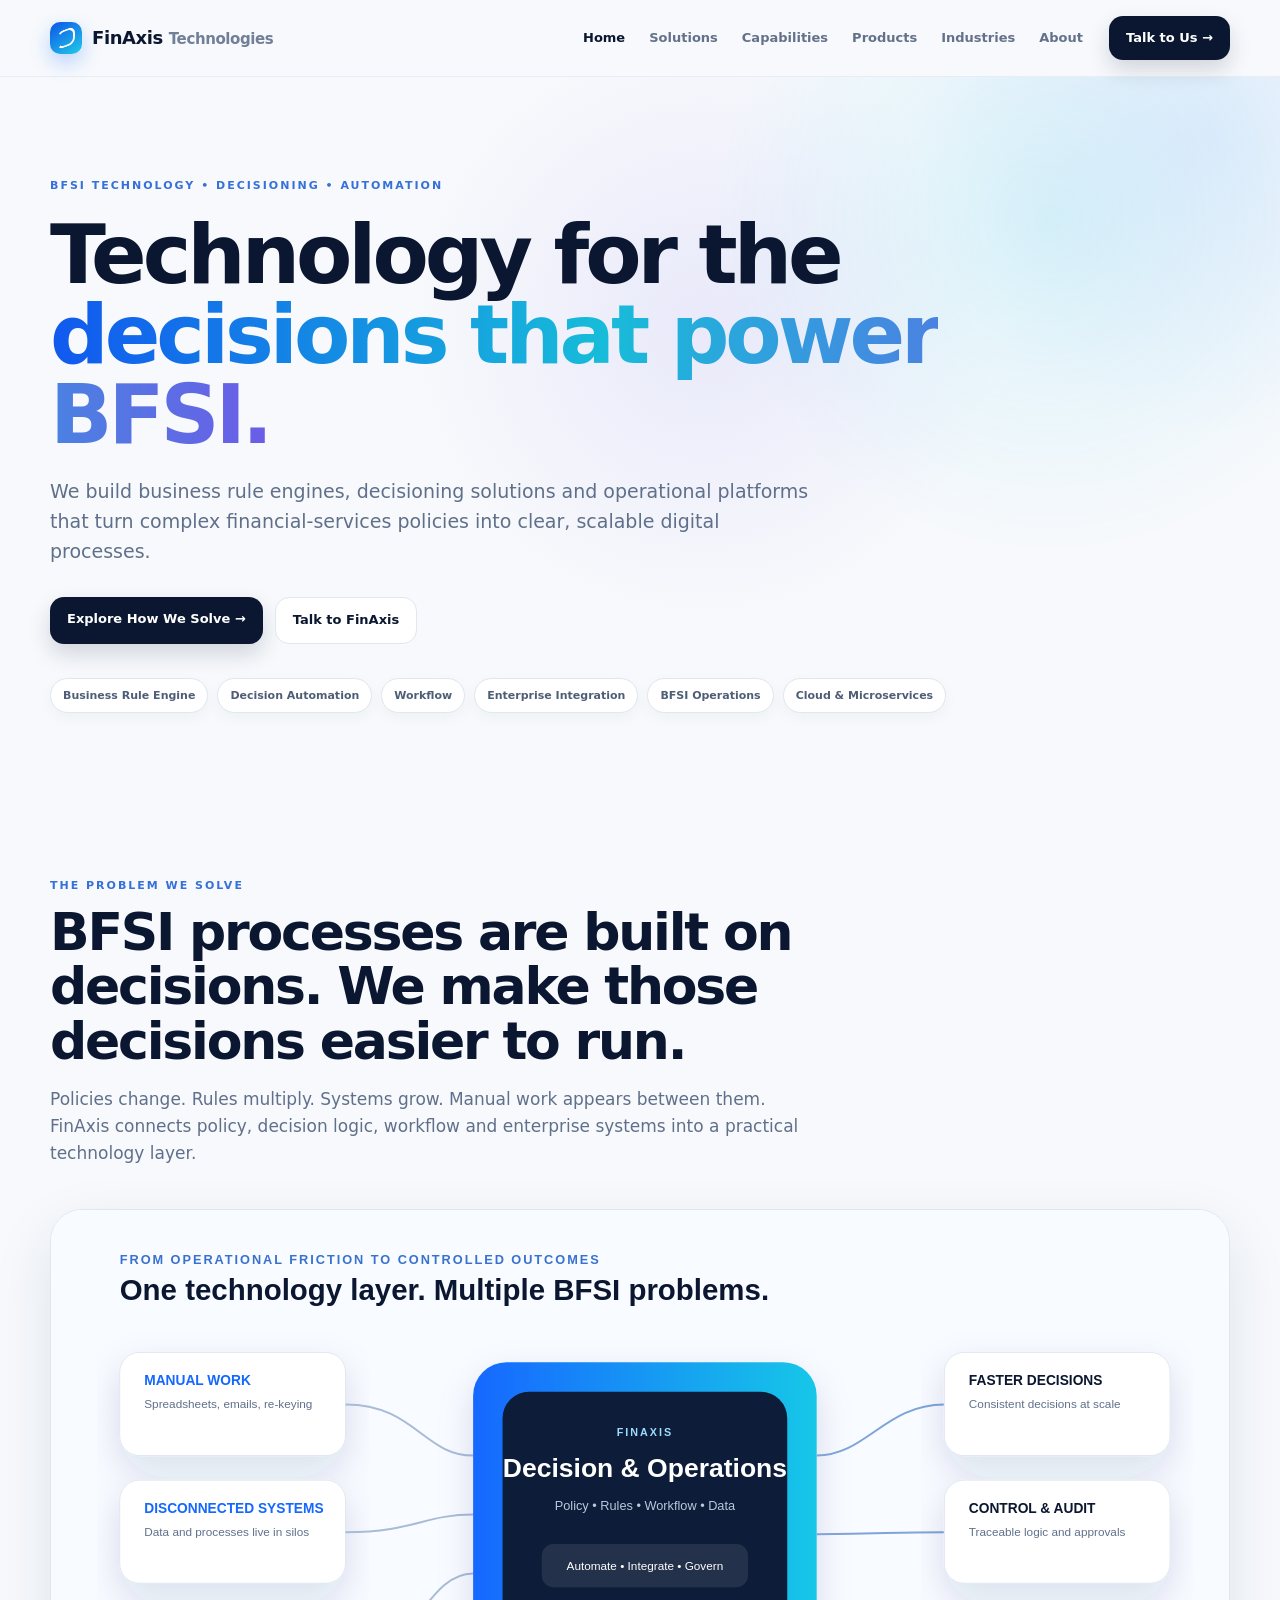
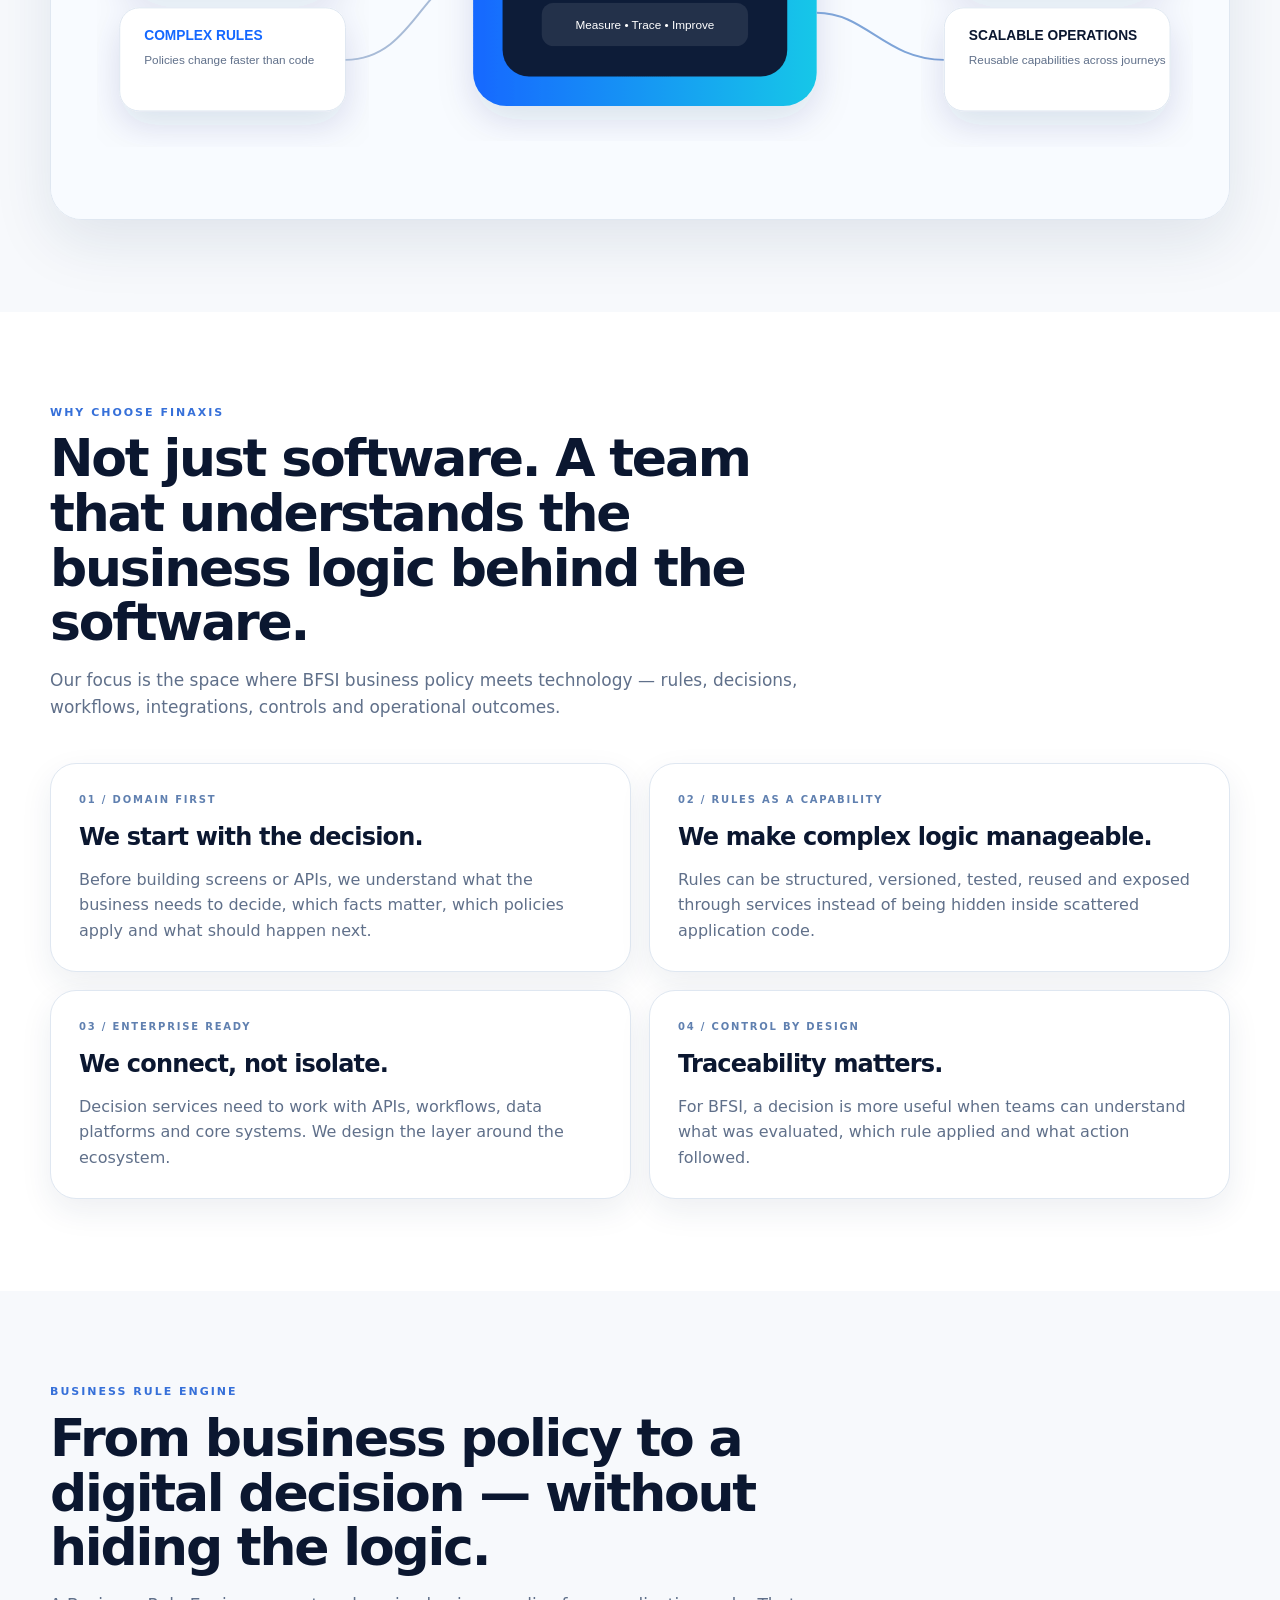
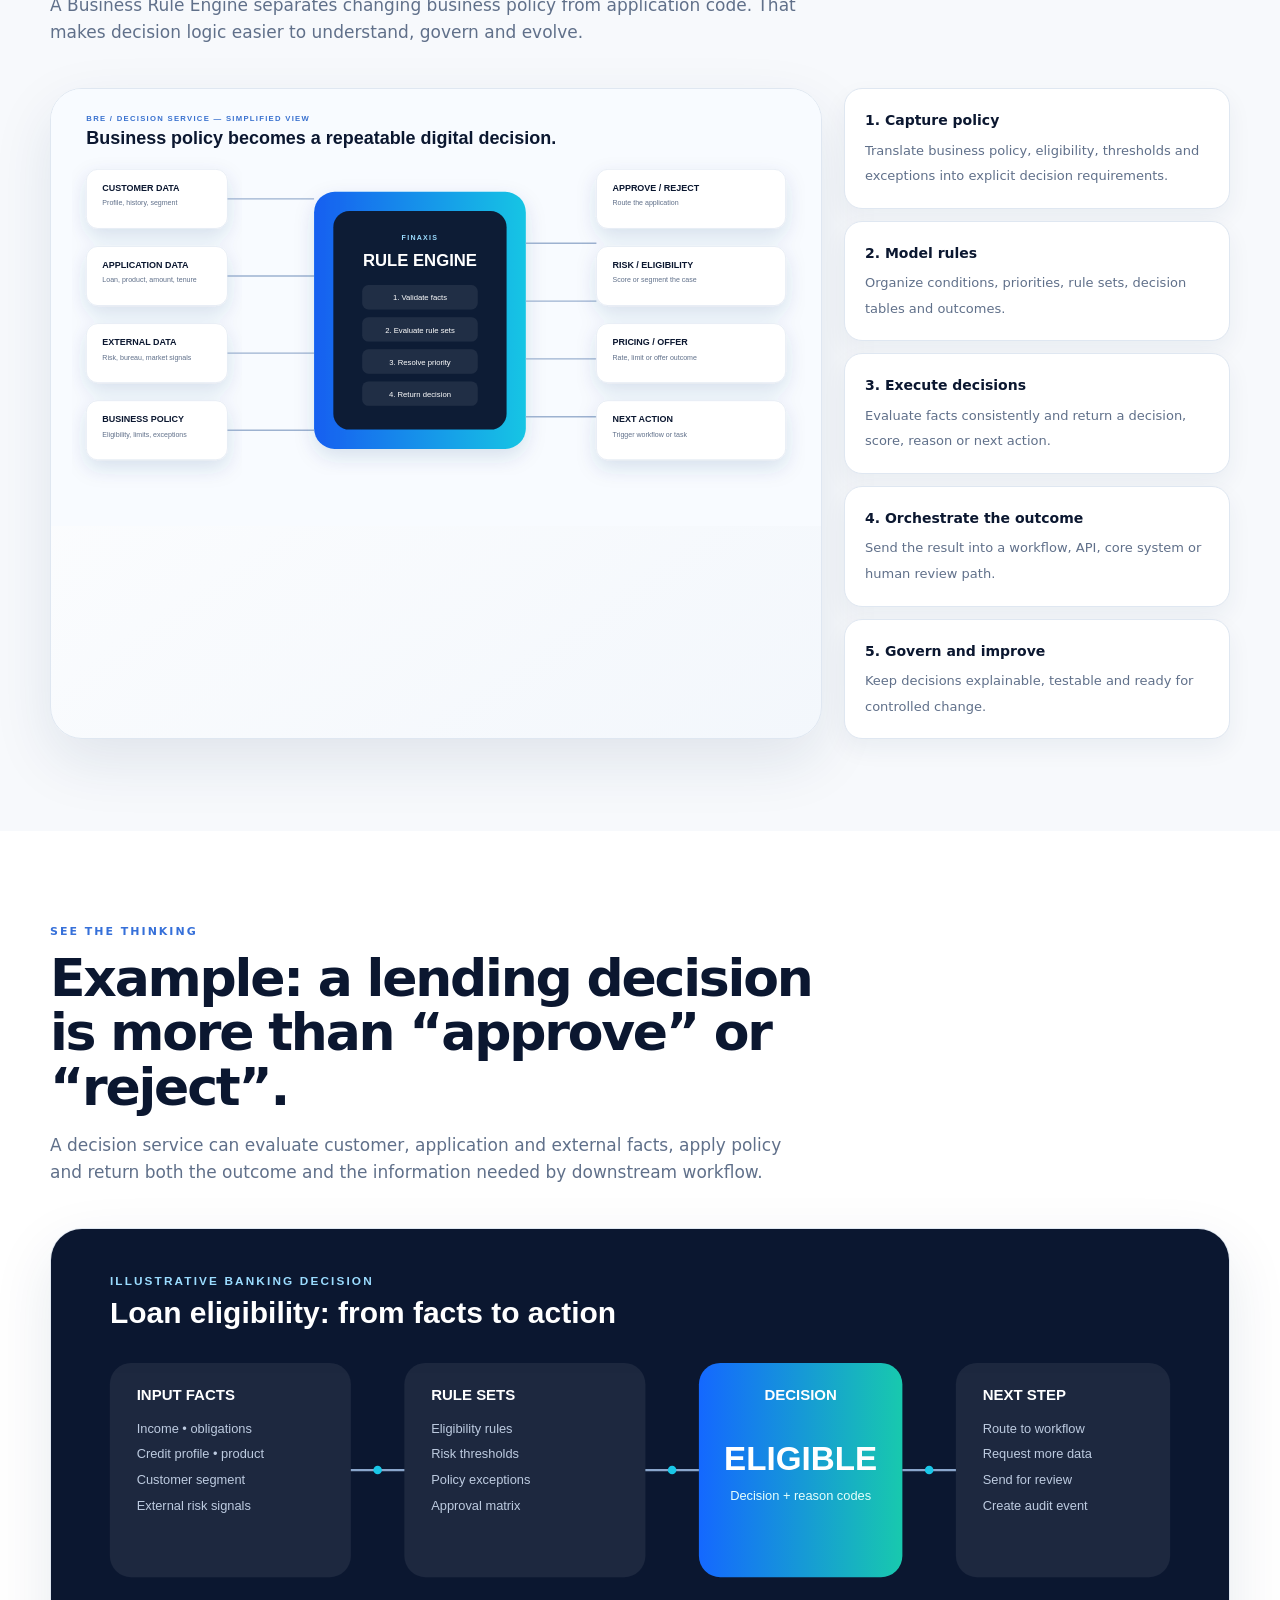
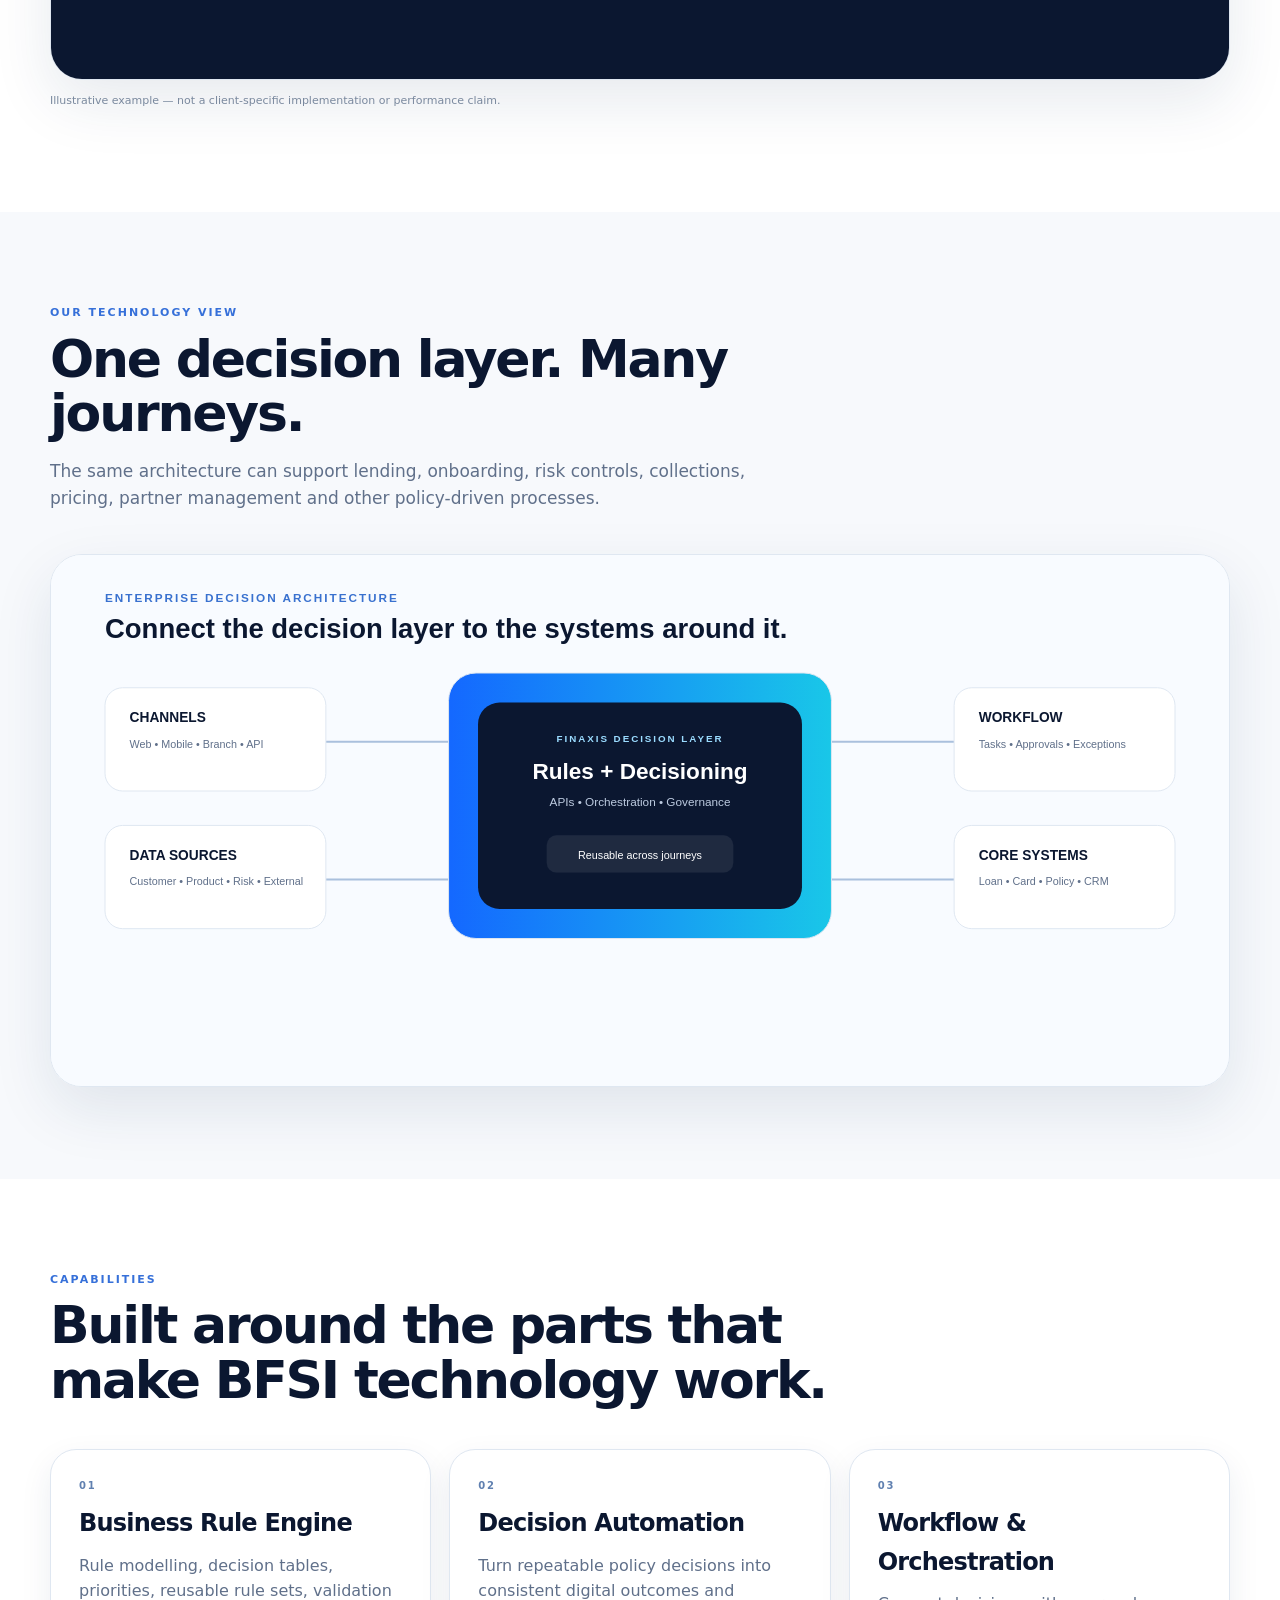
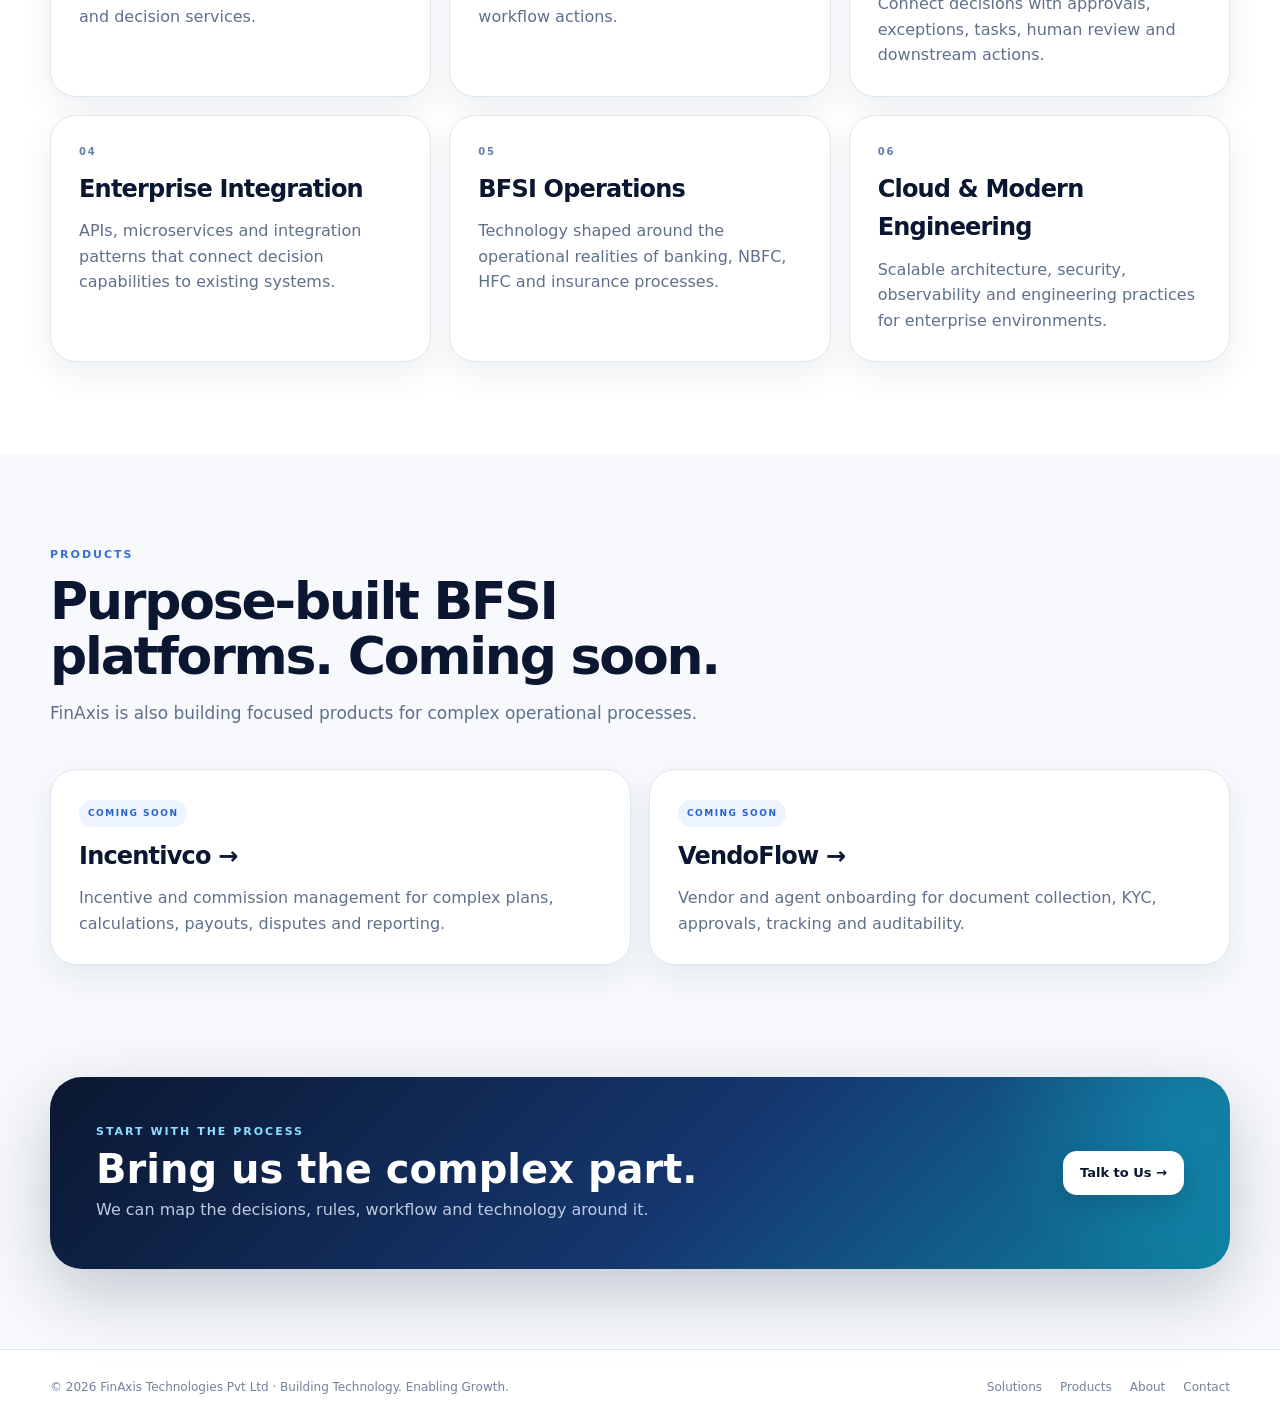
<file: index.html>
<!doctype html><html lang="en"><head><meta charset="utf-8"><meta name="viewport" content="width=device-width,initial-scale=1"><meta name="description" content="FinAxis Technologies builds BFSI decisioning, business rule engine, workflow and enterprise technology solutions."><title>FinAxis Technologies | BFSI Decisioning & Enterprise Technology</title><link rel="stylesheet" href="assets/css/style.css"></head><body>
<nav class="nav"><div class="wrap navin"><a class="logo" href="index.html"><span class="mark"></span><span>FinAxis <small>Technologies</small></span></a><div class="navlinks"><a class="active" href="index.html">Home</a><a href="solutions.html">Solutions</a><a href="capabilities.html">Capabilities</a><a href="products.html">Products</a><a href="industries.html">Industries</a><a href="about.html">About</a></div><a class="navbtn" href="contact.html">Talk to Us →</a><span class="mobile">☰</span></div></nav>
<header class="hero"><div class="wrap"><div class="eyebrow">BFSI TECHNOLOGY • DECISIONING • AUTOMATION</div><h1>Technology for the <span>decisions that power BFSI.</span></h1><p>We build business rule engines, decisioning solutions and operational platforms that turn complex financial-services policies into clear, scalable digital processes.</p><div class="actions"><a class="primary" href="solutions.html">Explore How We Solve →</a><a class="secondary" href="contact.html">Talk to FinAxis</a></div><div class="heroTags"><span>Business Rule Engine</span><span>Decision Automation</span><span>Workflow</span><span>Enterprise Integration</span><span>BFSI Operations</span><span>Cloud &amp; Microservices</span></div></div></header>
<section class="section"><div class="wrap"><div class="sectionhead"><div class="kicker">The problem we solve</div><h2>BFSI processes are built on decisions. We make those decisions easier to run.</h2><p class="lead">Policies change. Rules multiply. Systems grow. Manual work appears between them. FinAxis connects policy, decision logic, workflow and enterprise systems into a practical technology layer.</p></div><div class="visual"><img src="assets/images/problem-solution.svg" alt="FinAxis BFSI problem to solution architecture"></div></div></section>
<section class="section alt"><div class="wrap"><div class="sectionhead"><div class="kicker">Why choose FinAxis</div><h2>Not just software. A team that understands the business logic behind the software.</h2><p class="lead">Our focus is the space where BFSI business policy meets technology — rules, decisions, workflows, integrations, controls and operational outcomes.</p></div><div class="why"><div class="card"><div class="num">01 / DOMAIN FIRST</div><h3>We start with the decision.</h3><p>Before building screens or APIs, we understand what the business needs to decide, which facts matter, which policies apply and what should happen next.</p></div><div class="card"><div class="num">02 / RULES AS A CAPABILITY</div><h3>We make complex logic manageable.</h3><p>Rules can be structured, versioned, tested, reused and exposed through services instead of being hidden inside scattered application code.</p></div><div class="card"><div class="num">03 / ENTERPRISE READY</div><h3>We connect, not isolate.</h3><p>Decision services need to work with APIs, workflows, data platforms and core systems. We design the layer around the ecosystem.</p></div><div class="card"><div class="num">04 / CONTROL BY DESIGN</div><h3>Traceability matters.</h3><p>For BFSI, a decision is more useful when teams can understand what was evaluated, which rule applied and what action followed.</p></div></div></div></section>
<section class="section"><div class="wrap"><div class="sectionhead"><div class="kicker">Business Rule Engine</div><h2>From business policy to a digital decision — without hiding the logic.</h2><p class="lead">A Business Rule Engine separates changing business policy from application code. That makes decision logic easier to understand, govern and evolve.</p></div><div class="bre-grid"><div class="visual"><img src="assets/images/bre-workflow.svg" alt="Business Rule Engine workflow diagram"></div><div class="stack"><div class="mini"><b>1. Capture policy</b><span>Translate business policy, eligibility, thresholds and exceptions into explicit decision requirements.</span></div><div class="mini"><b>2. Model rules</b><span>Organize conditions, priorities, rule sets, decision tables and outcomes.</span></div><div class="mini"><b>3. Execute decisions</b><span>Evaluate facts consistently and return a decision, score, reason or next action.</span></div><div class="mini"><b>4. Orchestrate the outcome</b><span>Send the result into a workflow, API, core system or human review path.</span></div><div class="mini"><b>5. Govern and improve</b><span>Keep decisions explainable, testable and ready for controlled change.</span></div></div></div></div></section>
<section class="section alt"><div class="wrap"><div class="sectionhead"><div class="kicker">See the thinking</div><h2>Example: a lending decision is more than “approve” or “reject”.</h2><p class="lead">A decision service can evaluate customer, application and external facts, apply policy and return both the outcome and the information needed by downstream workflow.</p></div><div class="visual"><img src="assets/images/loan-decision.svg" alt="Illustrative banking loan decision workflow"></div><p class="tiny-source">Illustrative example — not a client-specific implementation or performance claim.</p></div></section>
<section class="section"><div class="wrap"><div class="sectionhead"><div class="kicker">Our technology view</div><h2>One decision layer. Many journeys.</h2><p class="lead">The same architecture can support lending, onboarding, risk controls, collections, pricing, partner management and other policy-driven processes.</p></div><div class="visual"><img src="assets/images/enterprise-architecture.svg" alt="Enterprise decision architecture connecting channels data workflow and core systems"></div></div></section>
<section class="section alt"><div class="wrap"><div class="sectionhead"><div class="kicker">Capabilities</div><h2>Built around the parts that make BFSI technology work.</h2></div><div class="grid3"><div class="card"><div class="num">01</div><h3>Business Rule Engine</h3><p>Rule modelling, decision tables, priorities, reusable rule sets, validation and decision services.</p></div><div class="card"><div class="num">02</div><h3>Decision Automation</h3><p>Turn repeatable policy decisions into consistent digital outcomes and workflow actions.</p></div><div class="card"><div class="num">03</div><h3>Workflow &amp; Orchestration</h3><p>Connect decisions with approvals, exceptions, tasks, human review and downstream actions.</p></div><div class="card"><div class="num">04</div><h3>Enterprise Integration</h3><p>APIs, microservices and integration patterns that connect decision capabilities to existing systems.</p></div><div class="card"><div class="num">05</div><h3>BFSI Operations</h3><p>Technology shaped around the operational realities of banking, NBFC, HFC and insurance processes.</p></div><div class="card"><div class="num">06</div><h3>Cloud &amp; Modern Engineering</h3><p>Scalable architecture, security, observability and engineering practices for enterprise environments.</p></div></div></div></section>
<section class="section"><div class="wrap"><div class="sectionhead"><div class="kicker">Products</div><h2>Purpose-built BFSI platforms. Coming soon.</h2><p class="lead">FinAxis is also building focused products for complex operational processes.</p></div><div class="grid2"><a class="card" href="products/incentivco.html"><span class="product-badge">COMING SOON</span><h3>Incentivco →</h3><p>Incentive and commission management for complex plans, calculations, payouts, disputes and reporting.</p></a><a class="card" href="products/vendoflow.html"><span class="product-badge">COMING SOON</span><h3>VendoFlow →</h3><p>Vendor and agent onboarding for document collection, KYC, approvals, tracking and auditability.</p></a></div></div></section>
<div class="wrap"><div class="cta"><div><div class="kicker" style="color:#8edcff">START WITH THE PROCESS</div><h2>Bring us the complex part.</h2><p>We can map the decisions, rules, workflow and technology around it.</p></div><a class="primary" href="contact.html">Talk to Us →</a></div></div>
<footer><div class="wrap footerin"><div>© <span data-year>2026</span> FinAxis Technologies Pvt Ltd · Building Technology. Enabling Growth.</div><div class="footerlinks"><a href="solutions.html">Solutions</a><a href="products.html">Products</a><a href="about.html">About</a><a href="contact.html">Contact</a></div></div></footer><script src="assets/js/main.js"></script></body></html>
</file>
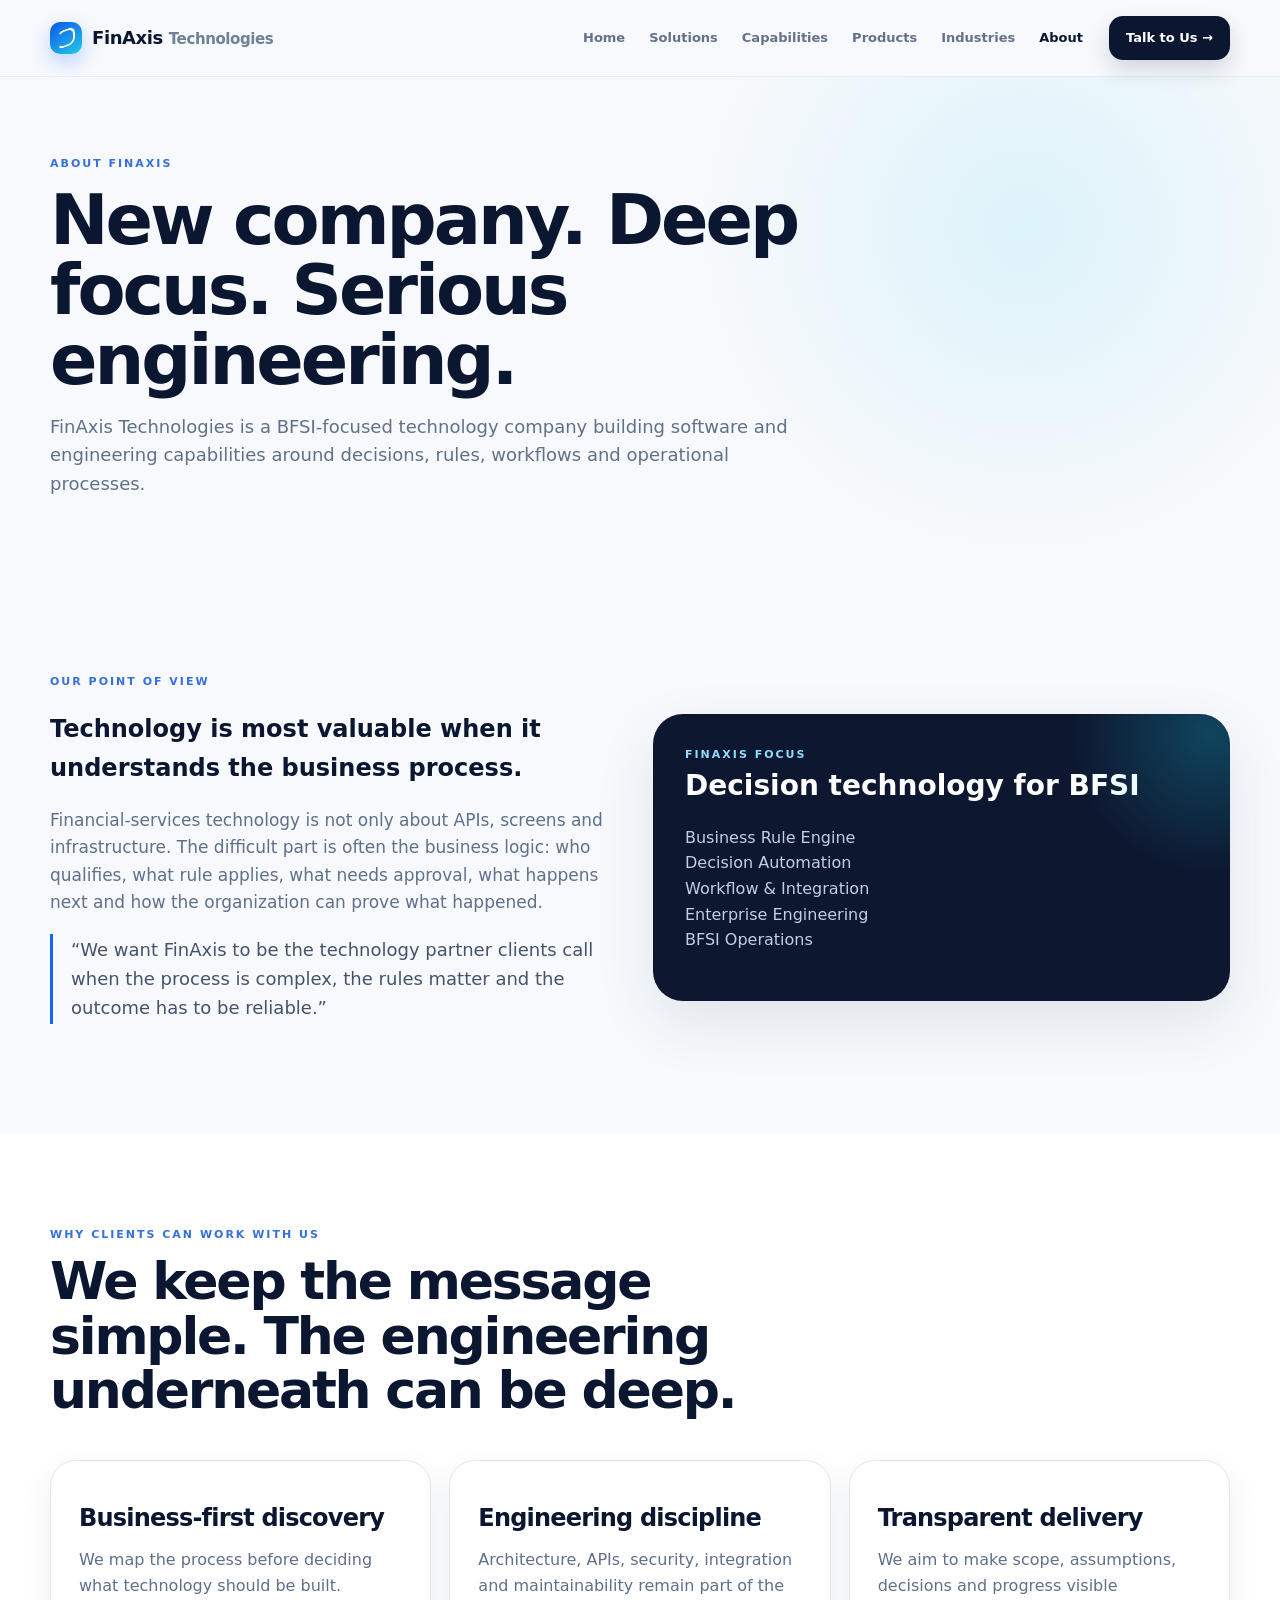
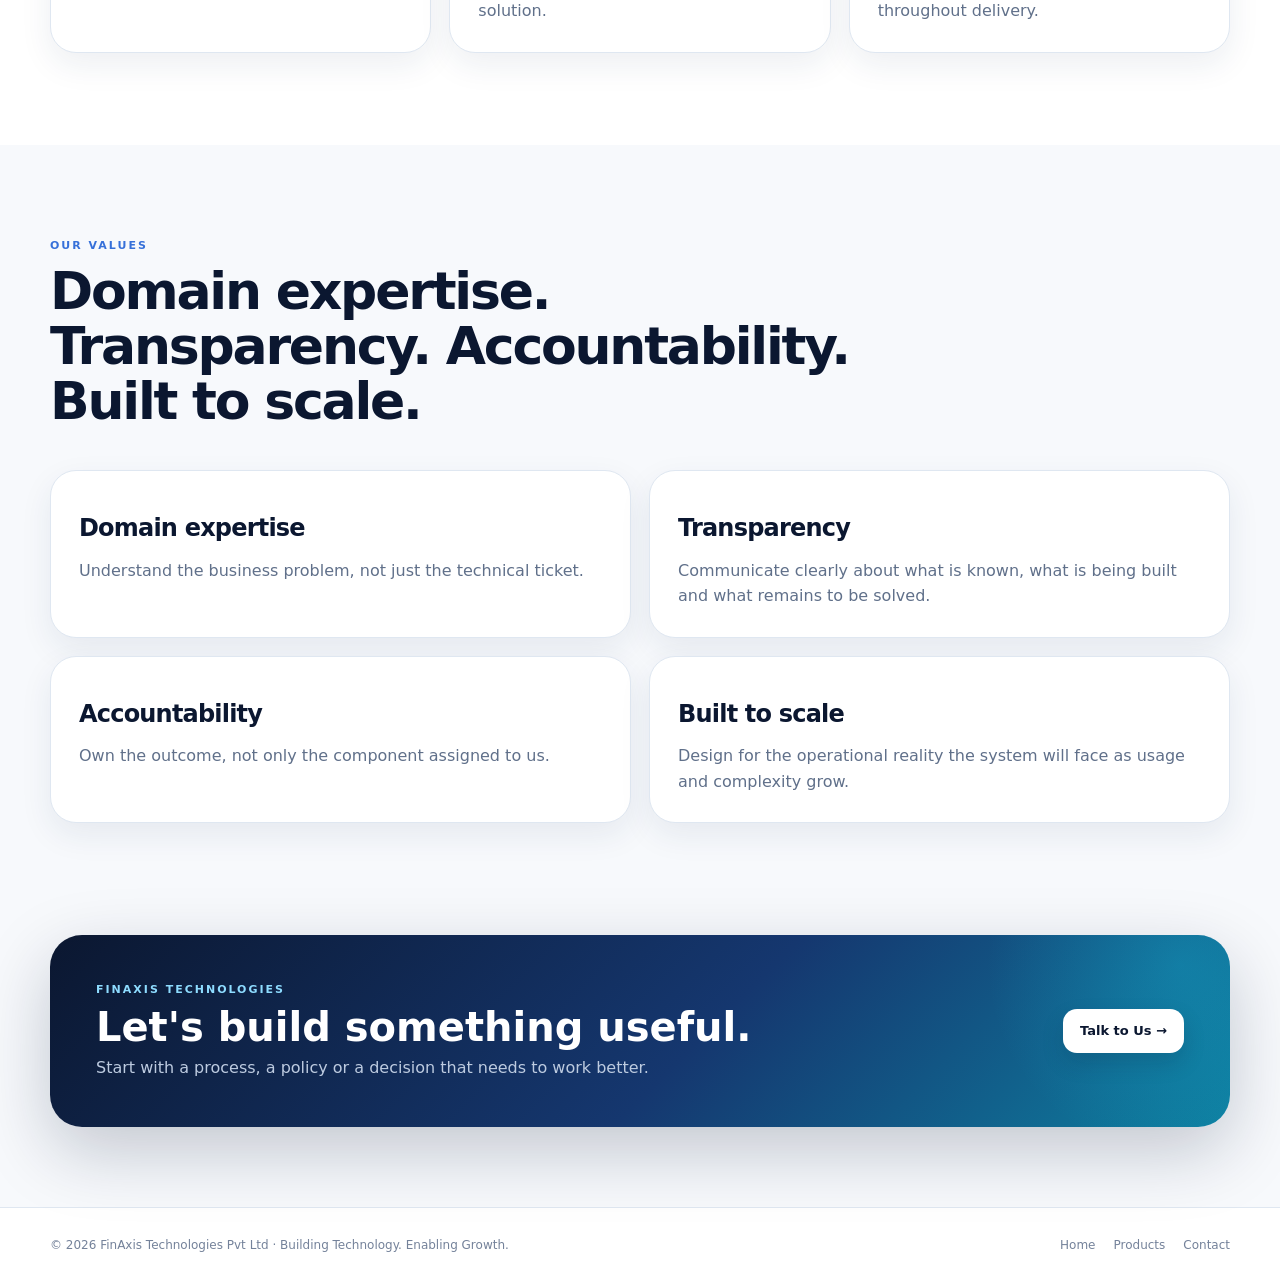
<file: about.html>
<!doctype html><html lang="en"><head><meta charset="utf-8"><meta name="viewport" content="width=device-width,initial-scale=1"><title>About | FinAxis Technologies</title><link rel="stylesheet" href="assets/css/style.css"></head><body>
<nav class="nav"><div class="wrap navin"><a class="logo" href="index.html"><span class="mark"></span><span>FinAxis <small>Technologies</small></span></a><div class="navlinks"><a href="index.html">Home</a><a href="solutions.html">Solutions</a><a href="capabilities.html">Capabilities</a><a href="products.html">Products</a><a href="industries.html">Industries</a><a class="active" href="about.html">About</a></div><a class="navbtn" href="contact.html">Talk to Us →</a><span class="mobile">☰</span></div></nav>
<header class="pagehero"><div class="wrap"><div class="eyebrow">ABOUT FINAXIS</div><h1>New company. Deep focus. Serious engineering.</h1><p>FinAxis Technologies is a BFSI-focused technology company building software and engineering capabilities around decisions, rules, workflows and operational processes.</p></div></header>
<section class="section"><div class="wrap"><div class="split"><div><div class="kicker">Our point of view</div><h2>Technology is most valuable when it understands the business process.</h2><p class="lead">Financial-services technology is not only about APIs, screens and infrastructure. The difficult part is often the business logic: who qualifies, what rule applies, what needs approval, what happens next and how the organization can prove what happened.</p><p class="quote">“We want FinAxis to be the technology partner clients call when the process is complex, the rules matter and the outcome has to be reliable.”</p></div><div class="case"><div class="kicker" style="color:#8edcff">FINAXIS FOCUS</div><h3>Decision technology for BFSI</h3><p>Business Rule Engine<br>Decision Automation<br>Workflow &amp; Integration<br>Enterprise Engineering<br>BFSI Operations</p></div></div></div></section>
<section class="section alt"><div class="wrap"><div class="sectionhead"><div class="kicker">Why clients can work with us</div><h2>We keep the message simple. The engineering underneath can be deep.</h2></div><div class="grid3"><div class="card"><h3>Business-first discovery</h3><p>We map the process before deciding what technology should be built.</p></div><div class="card"><h3>Engineering discipline</h3><p>Architecture, APIs, security, integration and maintainability remain part of the solution.</p></div><div class="card"><h3>Transparent delivery</h3><p>We aim to make scope, assumptions, decisions and progress visible throughout delivery.</p></div></div></div></section>
<section class="section"><div class="wrap"><div class="sectionhead"><div class="kicker">Our values</div><h2>Domain expertise. Transparency. Accountability. Built to scale.</h2></div><div class="grid2"><div class="card"><h3>Domain expertise</h3><p>Understand the business problem, not just the technical ticket.</p></div><div class="card"><h3>Transparency</h3><p>Communicate clearly about what is known, what is being built and what remains to be solved.</p></div><div class="card"><h3>Accountability</h3><p>Own the outcome, not only the component assigned to us.</p></div><div class="card"><h3>Built to scale</h3><p>Design for the operational reality the system will face as usage and complexity grow.</p></div></div></div></section>
<div class="wrap"><div class="cta"><div><div class="kicker" style="color:#8edcff">FINAXIS TECHNOLOGIES</div><h2>Let's build something useful.</h2><p>Start with a process, a policy or a decision that needs to work better.</p></div><a class="primary" href="contact.html">Talk to Us →</a></div></div><footer><div class="wrap footerin"><div>© <span data-year>2026</span> FinAxis Technologies Pvt Ltd · Building Technology. Enabling Growth.</div><div class="footerlinks"><a href="index.html">Home</a><a href="products.html">Products</a><a href="contact.html">Contact</a></div></div></footer><script src="assets/js/main.js"></script></body></html>
</file>
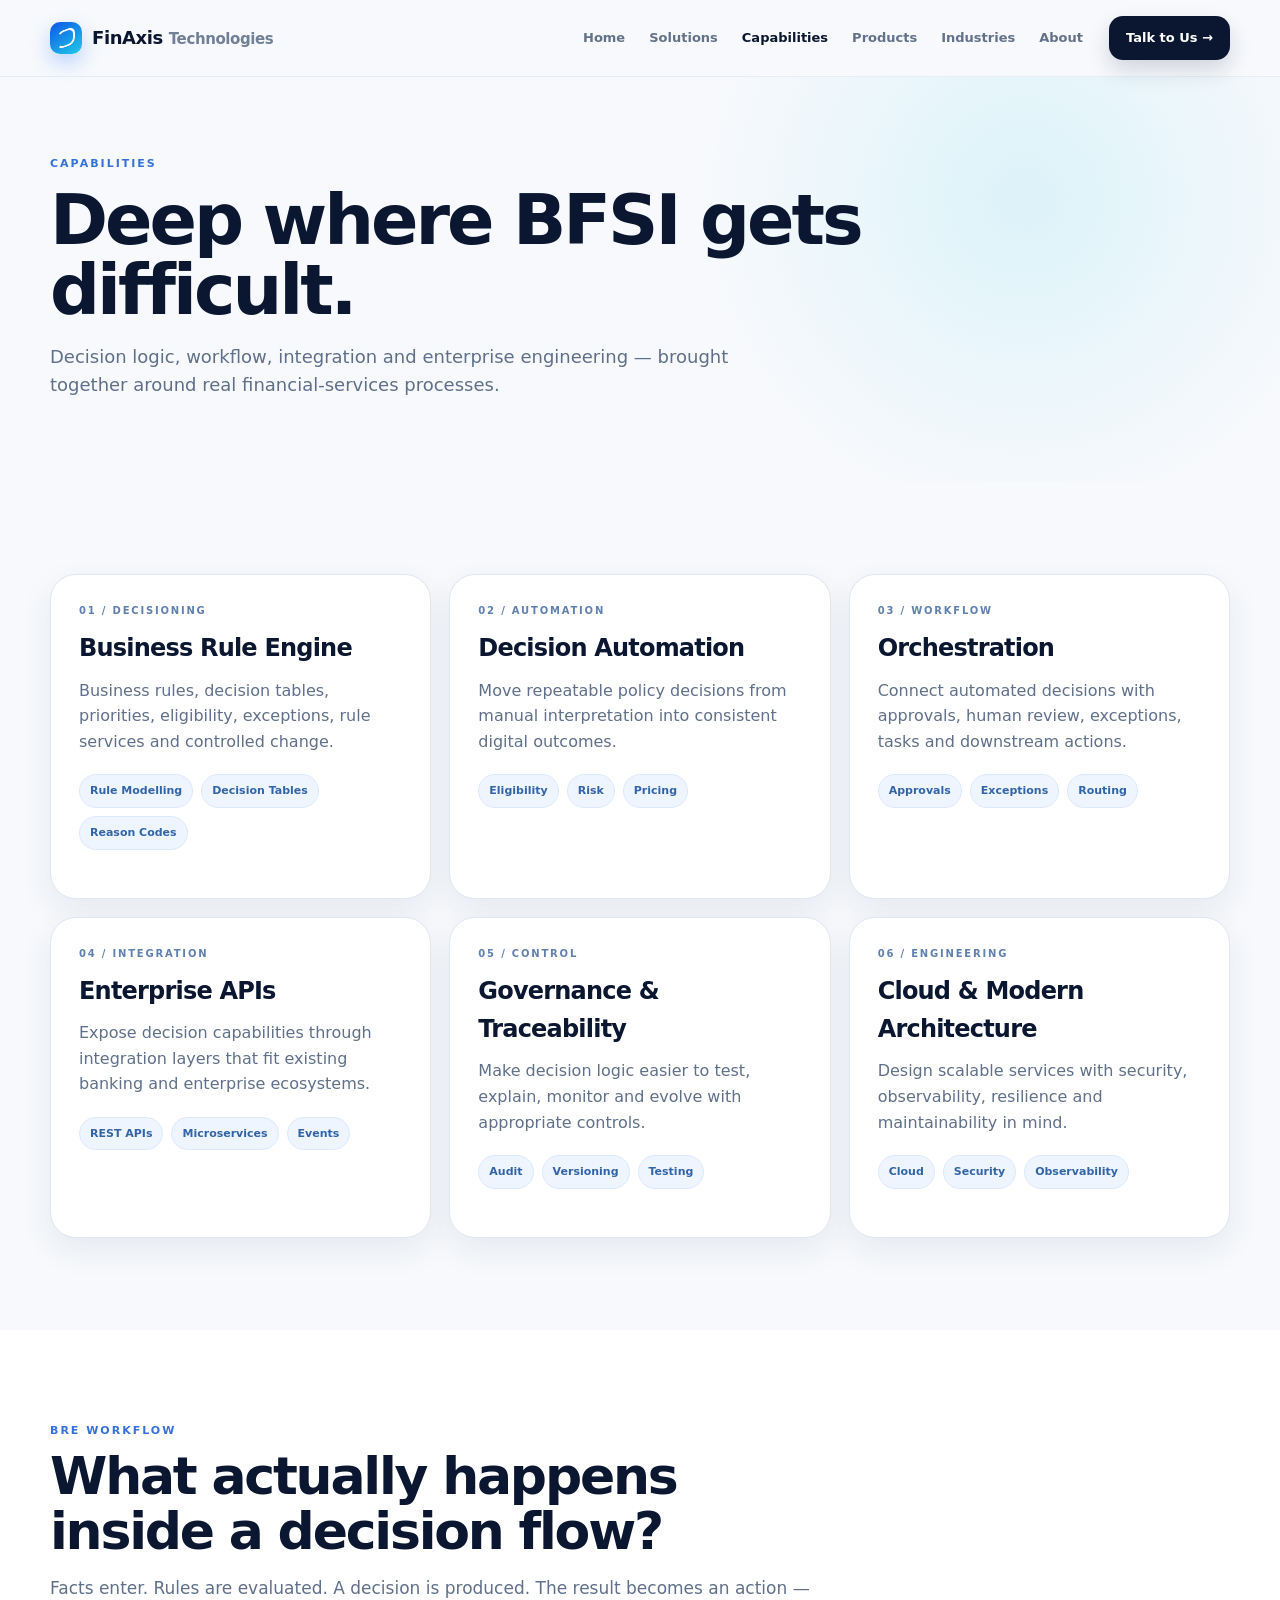
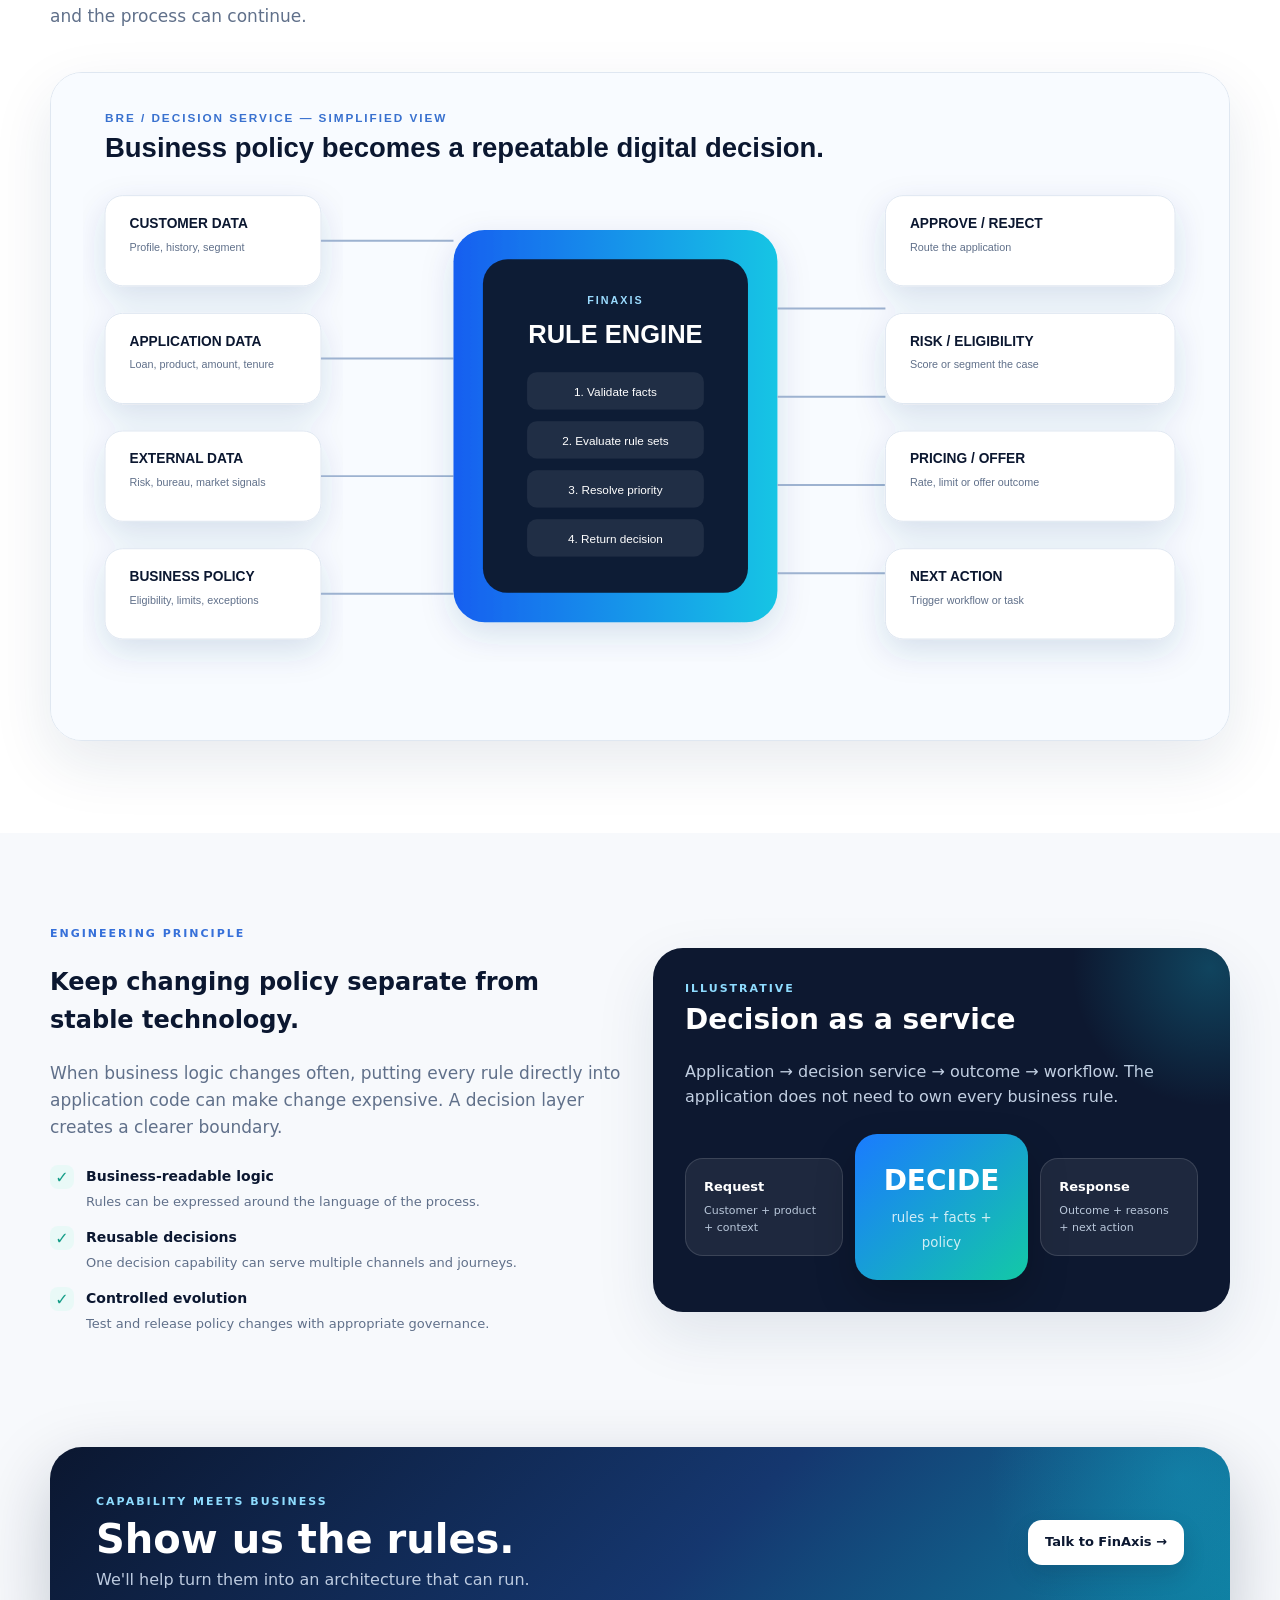
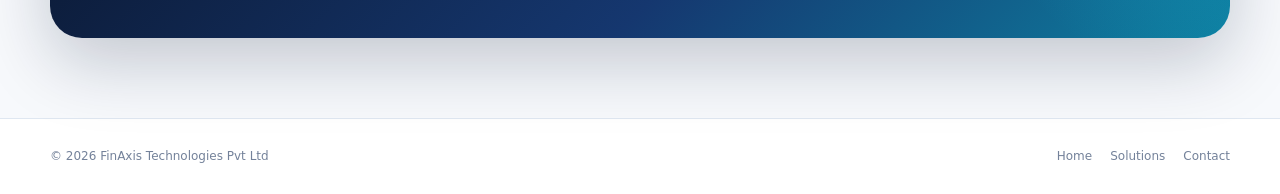
<file: capabilities.html>
<!doctype html><html lang="en"><head><meta charset="utf-8"><meta name="viewport" content="width=device-width,initial-scale=1"><title>Capabilities | FinAxis Technologies</title><link rel="stylesheet" href="assets/css/style.css"></head><body>
<nav class="nav"><div class="wrap navin"><a class="logo" href="index.html"><span class="mark"></span><span>FinAxis <small>Technologies</small></span></a><div class="navlinks"><a href="index.html">Home</a><a href="solutions.html">Solutions</a><a class="active" href="capabilities.html">Capabilities</a><a href="products.html">Products</a><a href="industries.html">Industries</a><a href="about.html">About</a></div><a class="navbtn" href="contact.html">Talk to Us →</a><span class="mobile">☰</span></div></nav>
<header class="pagehero"><div class="wrap"><div class="eyebrow">CAPABILITIES</div><h1>Deep where BFSI gets difficult.</h1><p>Decision logic, workflow, integration and enterprise engineering — brought together around real financial-services processes.</p></div></header>
<section class="section"><div class="wrap"><div class="grid3"><div class="card"><div class="num">01 / DECISIONING</div><h3>Business Rule Engine</h3><p>Business rules, decision tables, priorities, eligibility, exceptions, rule services and controlled change.</p><div class="pillrow"><span class="pill">Rule Modelling</span><span class="pill">Decision Tables</span><span class="pill">Reason Codes</span></div></div><div class="card"><div class="num">02 / AUTOMATION</div><h3>Decision Automation</h3><p>Move repeatable policy decisions from manual interpretation into consistent digital outcomes.</p><div class="pillrow"><span class="pill">Eligibility</span><span class="pill">Risk</span><span class="pill">Pricing</span></div></div><div class="card"><div class="num">03 / WORKFLOW</div><h3>Orchestration</h3><p>Connect automated decisions with approvals, human review, exceptions, tasks and downstream actions.</p><div class="pillrow"><span class="pill">Approvals</span><span class="pill">Exceptions</span><span class="pill">Routing</span></div></div><div class="card"><div class="num">04 / INTEGRATION</div><h3>Enterprise APIs</h3><p>Expose decision capabilities through integration layers that fit existing banking and enterprise ecosystems.</p><div class="pillrow"><span class="pill">REST APIs</span><span class="pill">Microservices</span><span class="pill">Events</span></div></div><div class="card"><div class="num">05 / CONTROL</div><h3>Governance &amp; Traceability</h3><p>Make decision logic easier to test, explain, monitor and evolve with appropriate controls.</p><div class="pillrow"><span class="pill">Audit</span><span class="pill">Versioning</span><span class="pill">Testing</span></div></div><div class="card"><div class="num">06 / ENGINEERING</div><h3>Cloud &amp; Modern Architecture</h3><p>Design scalable services with security, observability, resilience and maintainability in mind.</p><div class="pillrow"><span class="pill">Cloud</span><span class="pill">Security</span><span class="pill">Observability</span></div></div></div></div></section>
<section class="section alt"><div class="wrap"><div class="sectionhead"><div class="kicker">BRE workflow</div><h2>What actually happens inside a decision flow?</h2><p class="lead">Facts enter. Rules are evaluated. A decision is produced. The result becomes an action — and the process can continue.</p></div><div class="visual"><img src="assets/images/bre-workflow.svg" alt="Detailed business rule engine workflow"></div></div></section>
<section class="section"><div class="wrap"><div class="split"><div><div class="kicker">Engineering principle</div><h2>Keep changing policy separate from stable technology.</h2><p class="lead">When business logic changes often, putting every rule directly into application code can make change expensive. A decision layer creates a clearer boundary.</p><div class="feature-list"><div class="feature"><div class="check">✓</div><div><b>Business-readable logic</b><span>Rules can be expressed around the language of the process.</span></div></div><div class="feature"><div class="check">✓</div><div><b>Reusable decisions</b><span>One decision capability can serve multiple channels and journeys.</span></div></div><div class="feature"><div class="check">✓</div><div><b>Controlled evolution</b><span>Test and release policy changes with appropriate governance.</span></div></div></div></div><div class="case"><div class="kicker" style="color:#8edcff">ILLUSTRATIVE</div><h3>Decision as a service</h3><p>Application → decision service → outcome → workflow. The application does not need to own every business rule.</p><div class="decision"><div class="node"><b>Request</b><span>Customer + product + context</span></div><div class="result"><strong>DECIDE</strong><small>rules + facts + policy</small></div><div class="node"><b>Response</b><span>Outcome + reasons + next action</span></div></div></div></div></div></section>
<div class="wrap"><div class="cta"><div><div class="kicker" style="color:#8edcff">CAPABILITY MEETS BUSINESS</div><h2>Show us the rules.</h2><p>We'll help turn them into an architecture that can run.</p></div><a class="primary" href="contact.html">Talk to FinAxis →</a></div></div><footer><div class="wrap footerin"><div>© <span data-year>2026</span> FinAxis Technologies Pvt Ltd</div><div class="footerlinks"><a href="index.html">Home</a><a href="solutions.html">Solutions</a><a href="contact.html">Contact</a></div></div></footer><script src="assets/js/main.js"></script></body></html>
</file>
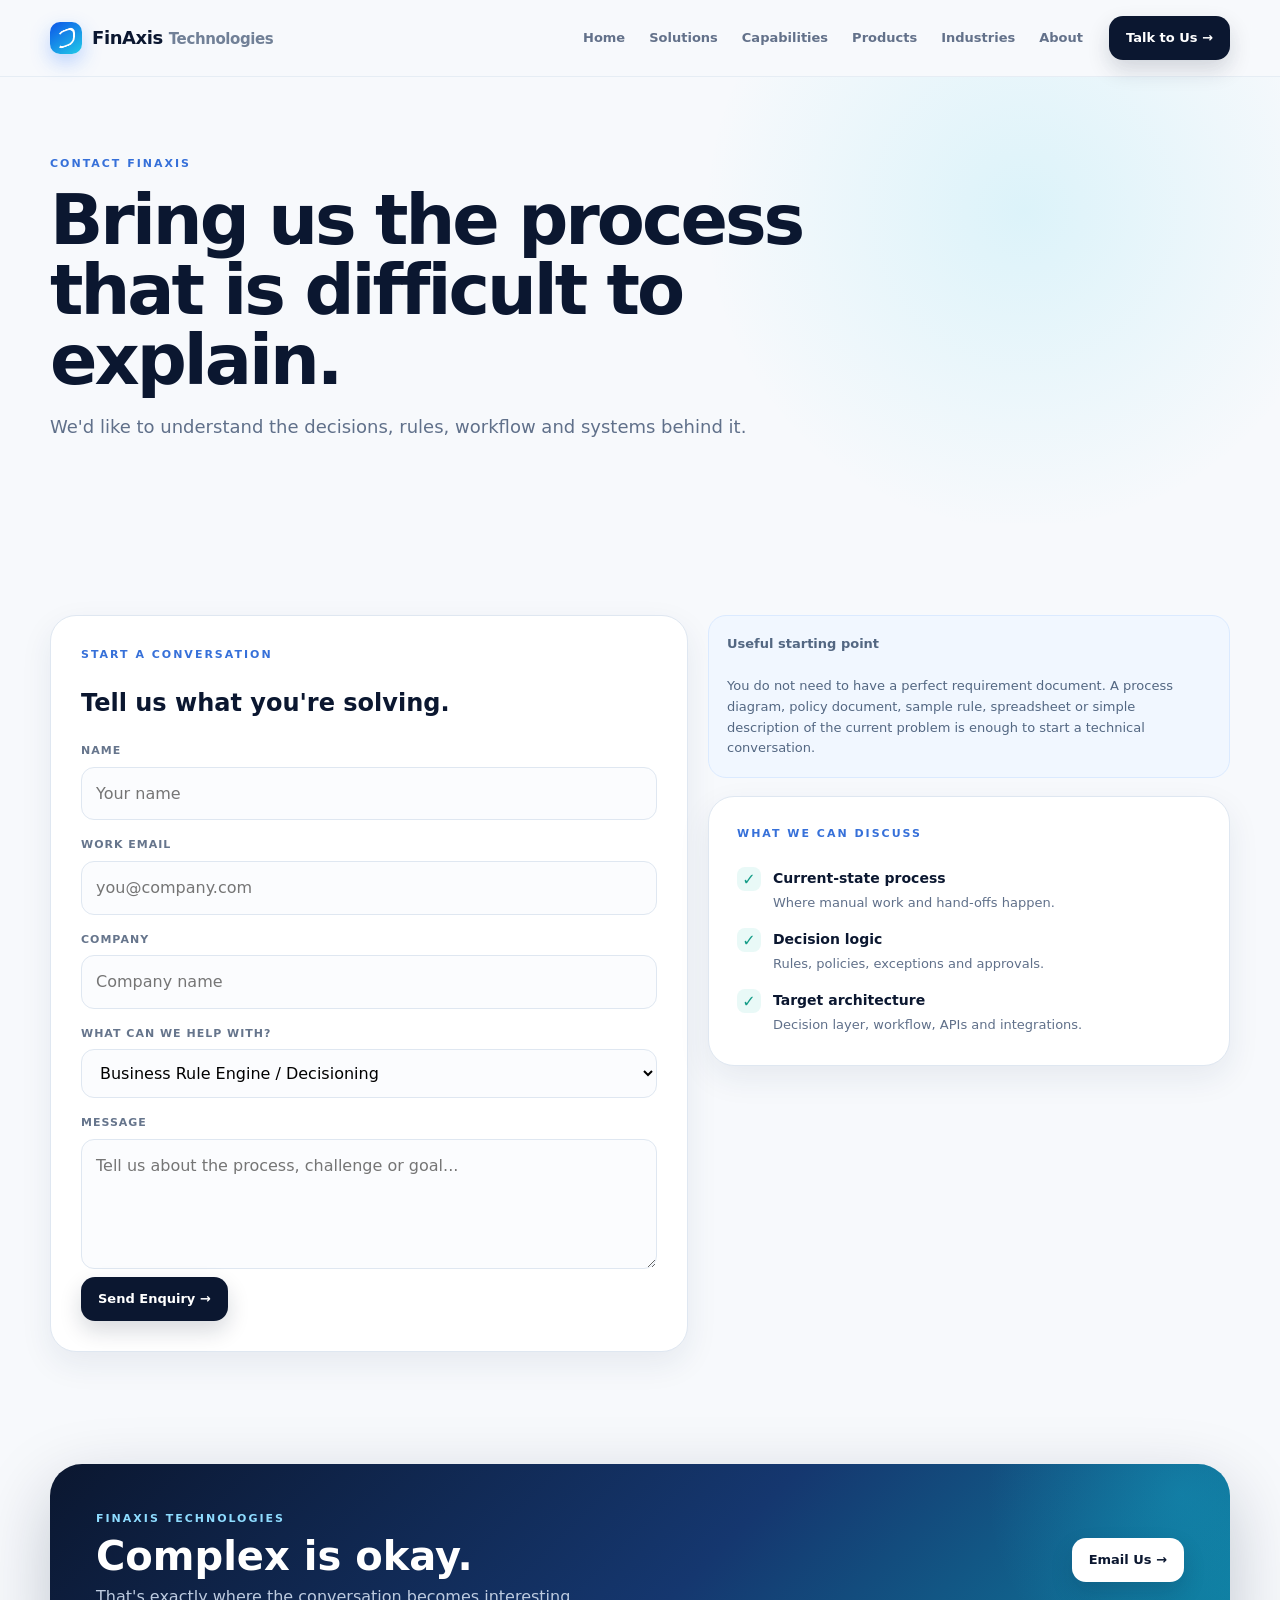
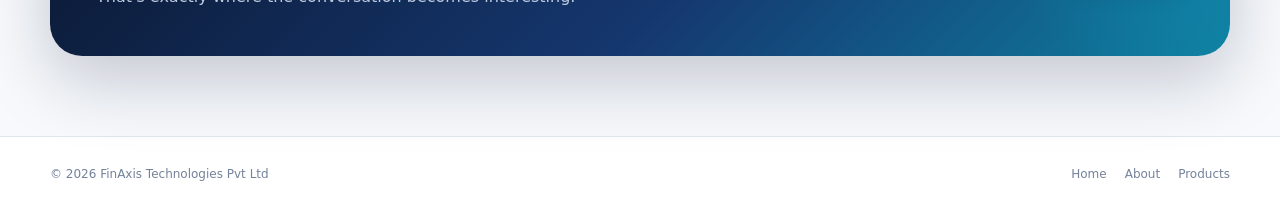
<file: contact.html>
<!doctype html><html lang="en"><head><meta charset="utf-8"><meta name="viewport" content="width=device-width,initial-scale=1"><title>Contact | FinAxis Technologies</title><link rel="stylesheet" href="assets/css/style.css"></head><body>
<nav class="nav"><div class="wrap navin"><a class="logo" href="index.html"><span class="mark"></span><span>FinAxis <small>Technologies</small></span></a><div class="navlinks"><a href="index.html">Home</a><a href="solutions.html">Solutions</a><a href="capabilities.html">Capabilities</a><a href="products.html">Products</a><a href="industries.html">Industries</a><a href="about.html">About</a></div><a class="navbtn" href="contact.html">Talk to Us →</a><span class="mobile">☰</span></div></nav>
<header class="pagehero"><div class="wrap"><div class="eyebrow">CONTACT FINAXIS</div><h1>Bring us the process that is difficult to explain.</h1><p>We'd like to understand the decisions, rules, workflow and systems behind it.</p></div></header>
<section class="section"><div class="wrap contactbox"><div class="formcard"><div class="kicker">Start a conversation</div><h2>Tell us what you're solving.</h2><form onsubmit="event.preventDefault();alert('Thank you. This demo form is not connected to a backend yet.');"><label>Name</label><input required placeholder="Your name"><label>Work email</label><input type="email" required placeholder="you@company.com"><label>Company</label><input placeholder="Company name"><label>What can we help with?</label><select><option>Business Rule Engine / Decisioning</option><option>Workflow / Process Automation</option><option>Enterprise Integration</option><option>Incentive Management</option><option>Vendor / Agent Onboarding</option><option>Other BFSI Technology</option></select><label>Message</label><textarea placeholder="Tell us about the process, challenge or goal..."></textarea><button class="primary" type="submit">Send Enquiry →</button></form></div><div><div class="note"><b>Useful starting point</b><br><br>You do not need to have a perfect requirement document. A process diagram, policy document, sample rule, spreadsheet or simple description of the current problem is enough to start a technical conversation.</div><div class="card" style="margin-top:18px"><div class="kicker">What we can discuss</div><div class="feature-list"><div class="feature"><div class="check">✓</div><div><b>Current-state process</b><span>Where manual work and hand-offs happen.</span></div></div><div class="feature"><div class="check">✓</div><div><b>Decision logic</b><span>Rules, policies, exceptions and approvals.</span></div></div><div class="feature"><div class="check">✓</div><div><b>Target architecture</b><span>Decision layer, workflow, APIs and integrations.</span></div></div></div></div></div></div></section>
<div class="wrap"><div class="cta"><div><div class="kicker" style="color:#8edcff">FINAXIS TECHNOLOGIES</div><h2>Complex is okay.</h2><p>That's exactly where the conversation becomes interesting.</p></div><a class="primary" href="mailto:hello@finaxis.example">Email Us →</a></div></div><footer><div class="wrap footerin"><div>© <span data-year>2026</span> FinAxis Technologies Pvt Ltd</div><div class="footerlinks"><a href="index.html">Home</a><a href="about.html">About</a><a href="products.html">Products</a></div></div></footer><script src="assets/js/main.js"></script></body></html>
</file>
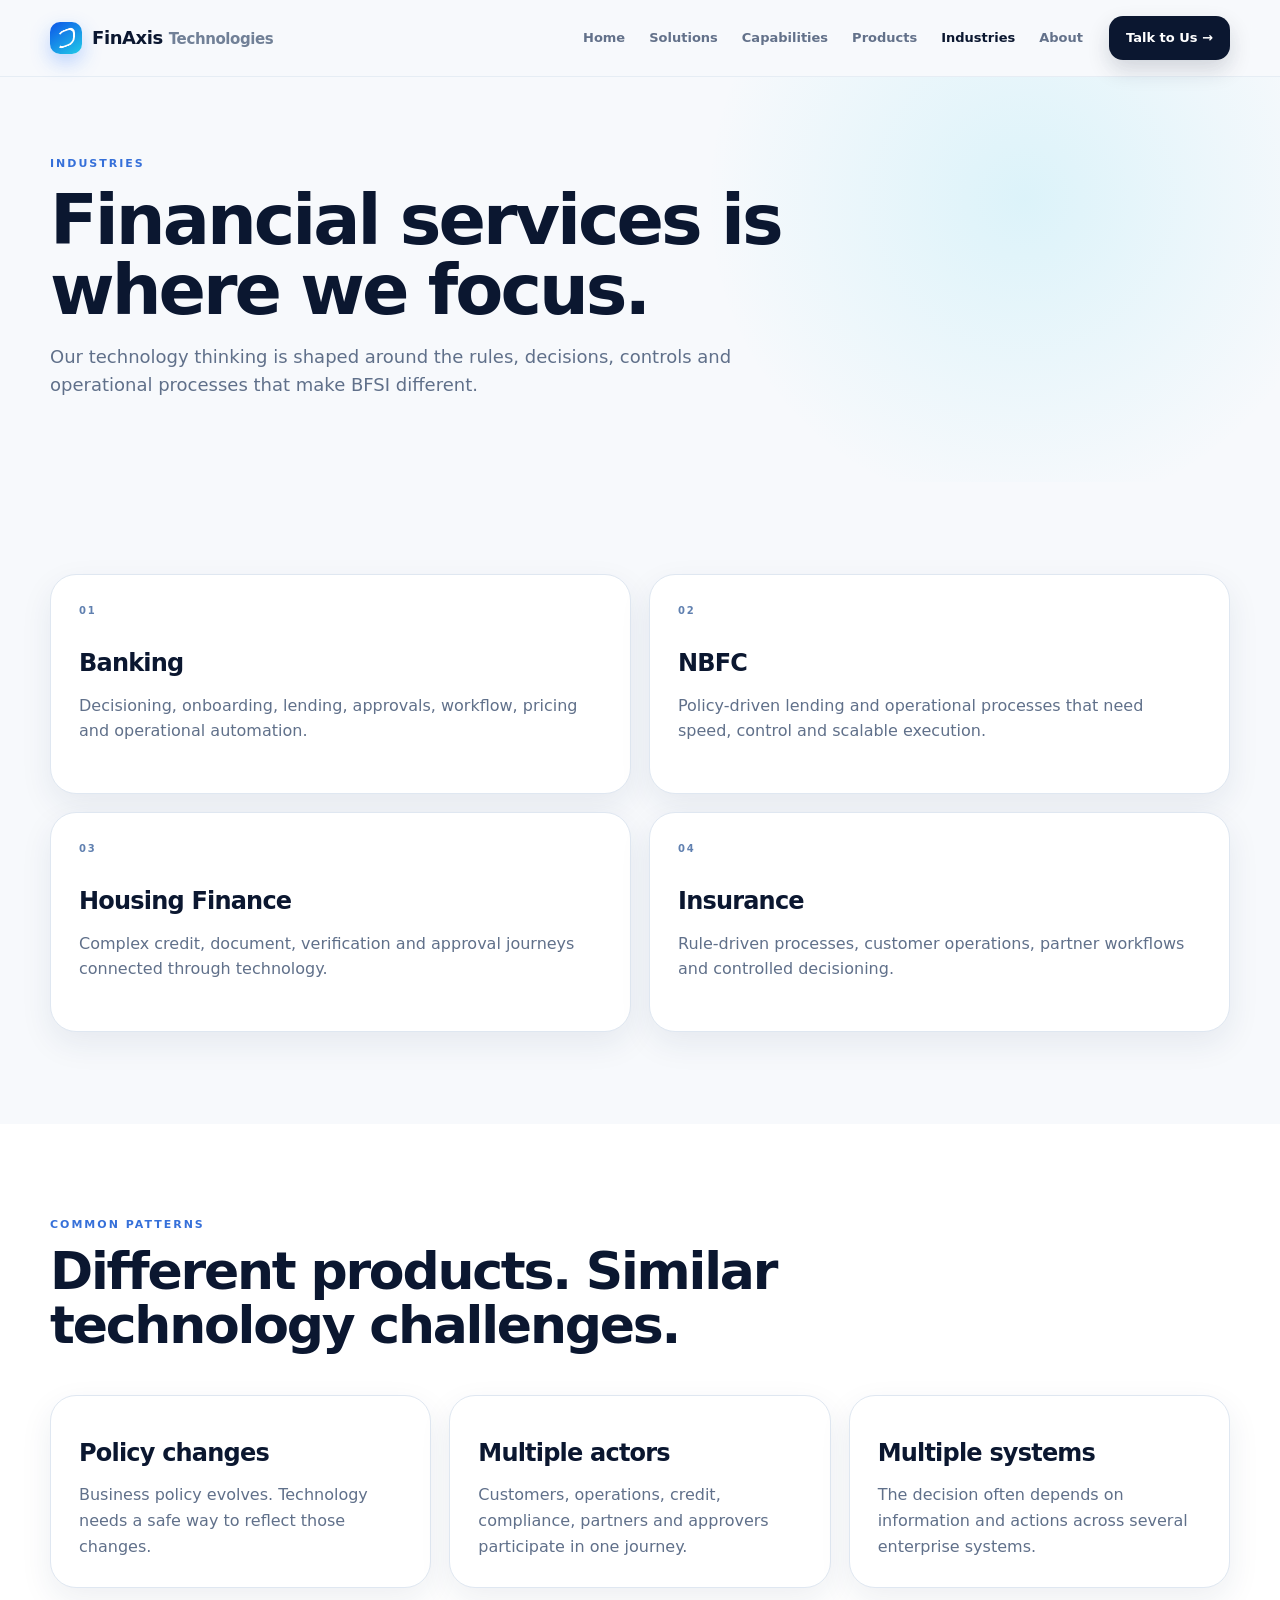
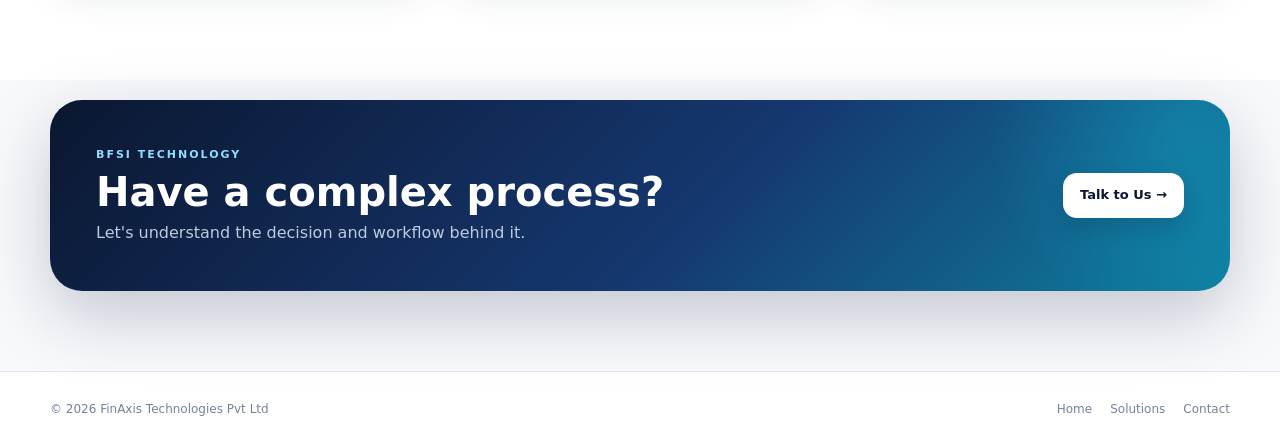
<file: industries.html>
<!doctype html><html lang="en"><head><meta charset="utf-8"><meta name="viewport" content="width=device-width,initial-scale=1"><title>Industries | FinAxis Technologies</title><link rel="stylesheet" href="assets/css/style.css"></head><body>
<nav class="nav"><div class="wrap navin"><a class="logo" href="index.html"><span class="mark"></span><span>FinAxis <small>Technologies</small></span></a><div class="navlinks"><a href="index.html">Home</a><a href="solutions.html">Solutions</a><a href="capabilities.html">Capabilities</a><a href="products.html">Products</a><a class="active" href="industries.html">Industries</a><a href="about.html">About</a></div><a class="navbtn" href="contact.html">Talk to Us →</a><span class="mobile">☰</span></div></nav>
<header class="pagehero"><div class="wrap"><div class="eyebrow">INDUSTRIES</div><h1>Financial services is where we focus.</h1><p>Our technology thinking is shaped around the rules, decisions, controls and operational processes that make BFSI different.</p></div></header>
<section class="section"><div class="wrap"><div class="grid2"><div class="card industry"><div class="num">01</div><h3>Banking</h3><p>Decisioning, onboarding, lending, approvals, workflow, pricing and operational automation.</p></div><div class="card industry"><div class="num">02</div><h3>NBFC</h3><p>Policy-driven lending and operational processes that need speed, control and scalable execution.</p></div><div class="card industry"><div class="num">03</div><h3>Housing Finance</h3><p>Complex credit, document, verification and approval journeys connected through technology.</p></div><div class="card industry"><div class="num">04</div><h3>Insurance</h3><p>Rule-driven processes, customer operations, partner workflows and controlled decisioning.</p></div></div></div></section>
<section class="section alt"><div class="wrap"><div class="sectionhead"><div class="kicker">Common patterns</div><h2>Different products. Similar technology challenges.</h2></div><div class="grid3"><div class="card"><h3>Policy changes</h3><p>Business policy evolves. Technology needs a safe way to reflect those changes.</p></div><div class="card"><h3>Multiple actors</h3><p>Customers, operations, credit, compliance, partners and approvers participate in one journey.</p></div><div class="card"><h3>Multiple systems</h3><p>The decision often depends on information and actions across several enterprise systems.</p></div></div></div></section>
<div class="wrap"><div class="cta"><div><div class="kicker" style="color:#8edcff">BFSI TECHNOLOGY</div><h2>Have a complex process?</h2><p>Let's understand the decision and workflow behind it.</p></div><a class="primary" href="contact.html">Talk to Us →</a></div></div><footer><div class="wrap footerin"><div>© <span data-year>2026</span> FinAxis Technologies Pvt Ltd</div><div class="footerlinks"><a href="index.html">Home</a><a href="solutions.html">Solutions</a><a href="contact.html">Contact</a></div></div></footer><script src="assets/js/main.js"></script></body></html>
</file>
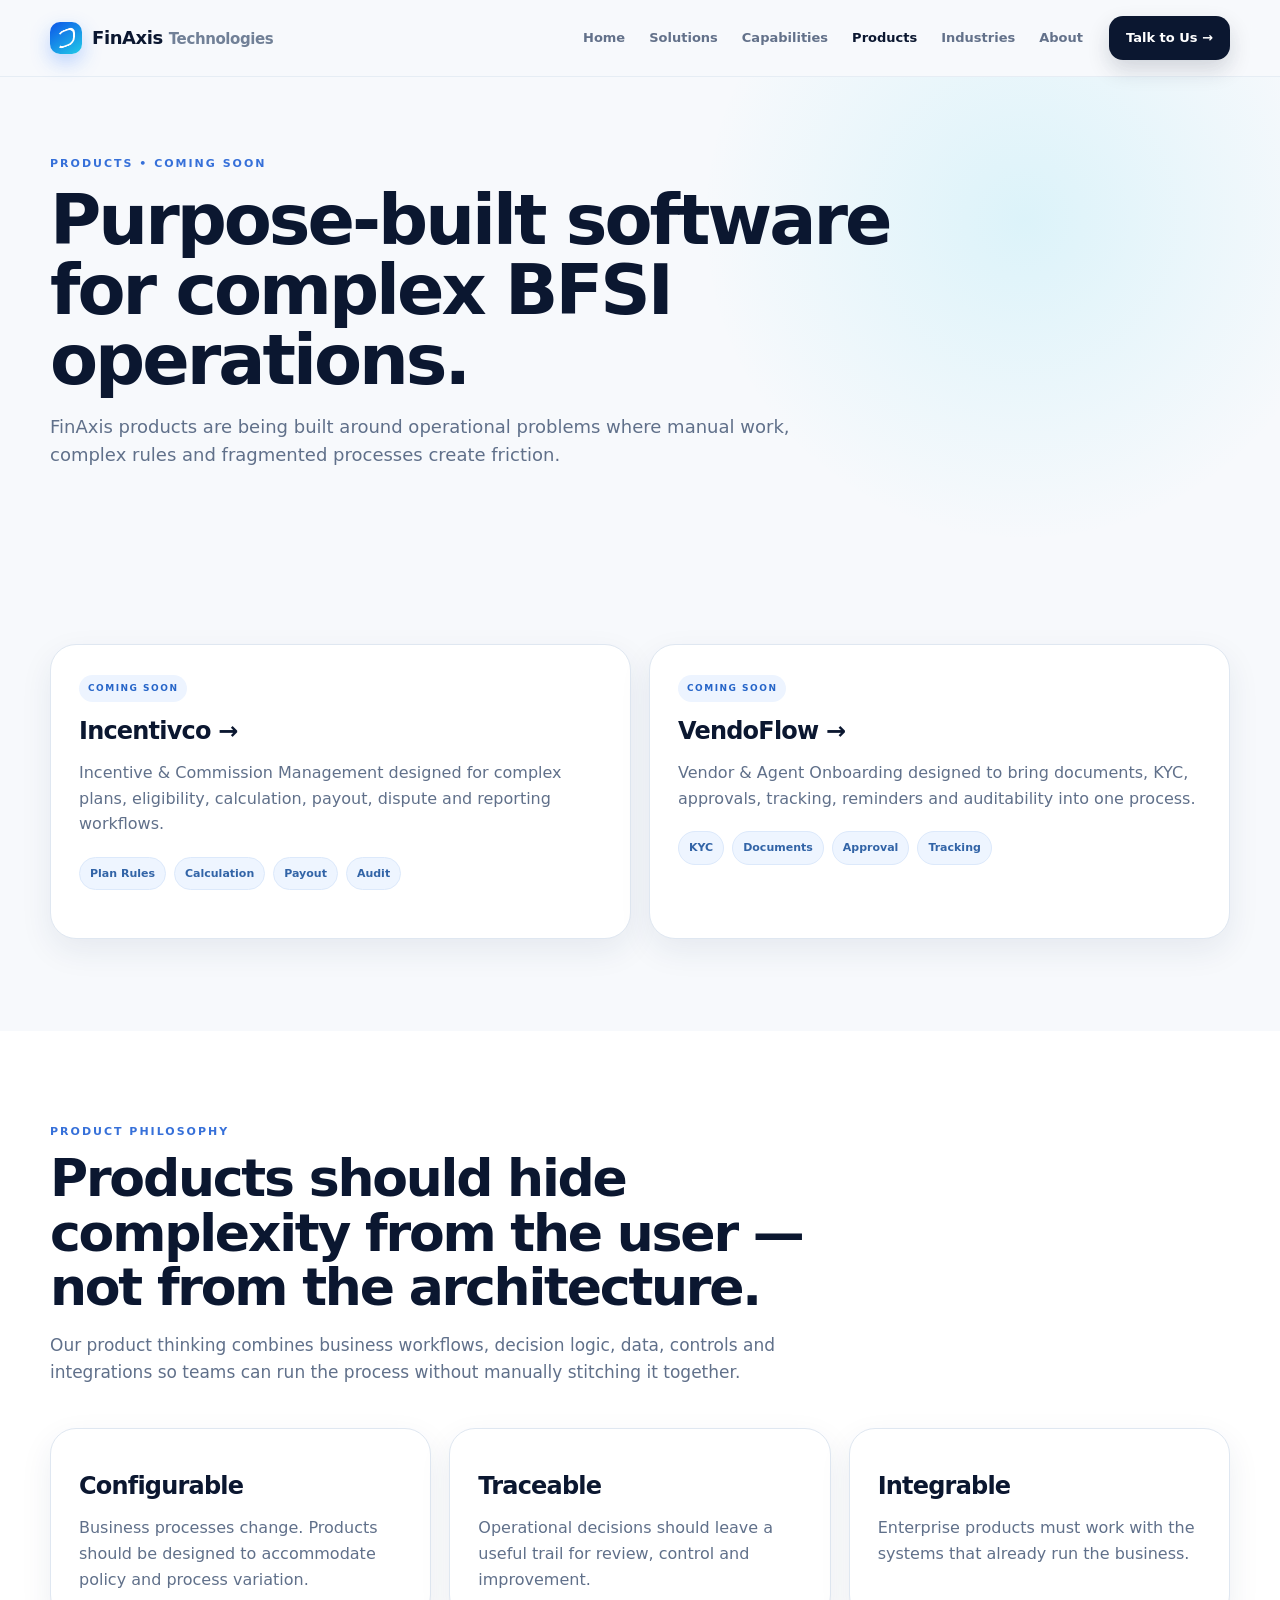
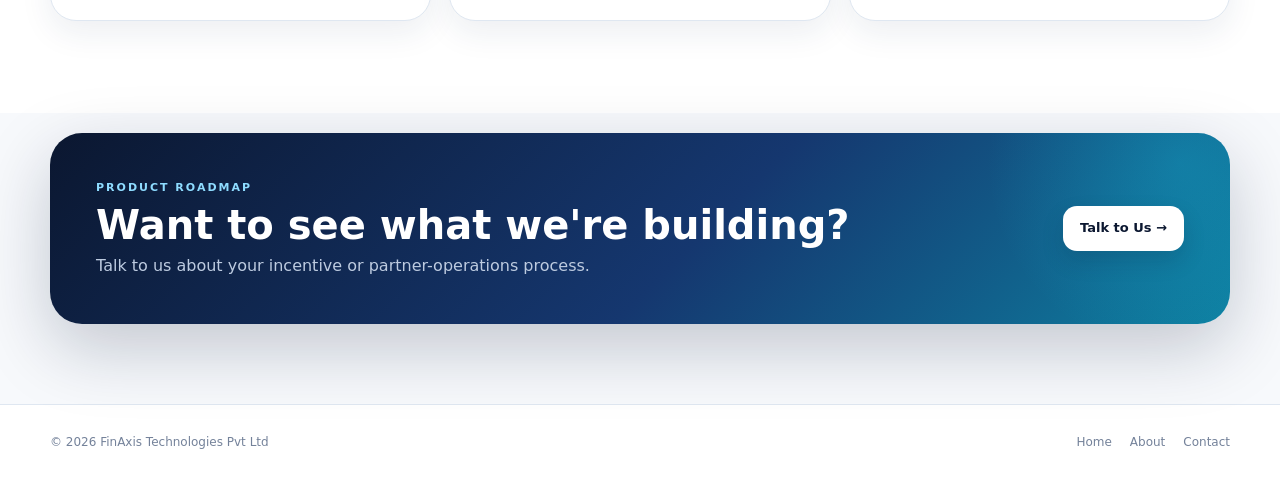
<file: products.html>
<!doctype html><html lang="en"><head><meta charset="utf-8"><meta name="viewport" content="width=device-width,initial-scale=1"><title>Products | FinAxis Technologies</title><link rel="stylesheet" href="assets/css/style.css"></head><body>
<nav class="nav"><div class="wrap navin"><a class="logo" href="index.html"><span class="mark"></span><span>FinAxis <small>Technologies</small></span></a><div class="navlinks"><a href="index.html">Home</a><a href="solutions.html">Solutions</a><a href="capabilities.html">Capabilities</a><a class="active" href="products.html">Products</a><a href="industries.html">Industries</a><a href="about.html">About</a></div><a class="navbtn" href="contact.html">Talk to Us →</a><span class="mobile">☰</span></div></nav>
<header class="pagehero"><div class="wrap"><div class="eyebrow">PRODUCTS • COMING SOON</div><h1>Purpose-built software for complex BFSI operations.</h1><p>FinAxis products are being built around operational problems where manual work, complex rules and fragmented processes create friction.</p></div></header>
<section class="section"><div class="wrap"><div class="grid2"><a class="card" href="products/incentivco.html"><span class="product-badge">COMING SOON</span><h3>Incentivco →</h3><p>Incentive &amp; Commission Management designed for complex plans, eligibility, calculation, payout, dispute and reporting workflows.</p><div class="pillrow"><span class="pill">Plan Rules</span><span class="pill">Calculation</span><span class="pill">Payout</span><span class="pill">Audit</span></div></a><a class="card" href="products/vendoflow.html"><span class="product-badge">COMING SOON</span><h3>VendoFlow →</h3><p>Vendor &amp; Agent Onboarding designed to bring documents, KYC, approvals, tracking, reminders and auditability into one process.</p><div class="pillrow"><span class="pill">KYC</span><span class="pill">Documents</span><span class="pill">Approval</span><span class="pill">Tracking</span></div></a></div></div></section>
<section class="section alt"><div class="wrap"><div class="sectionhead"><div class="kicker">Product philosophy</div><h2>Products should hide complexity from the user — not from the architecture.</h2><p class="lead">Our product thinking combines business workflows, decision logic, data, controls and integrations so teams can run the process without manually stitching it together.</p></div><div class="grid3"><div class="card"><h3>Configurable</h3><p>Business processes change. Products should be designed to accommodate policy and process variation.</p></div><div class="card"><h3>Traceable</h3><p>Operational decisions should leave a useful trail for review, control and improvement.</p></div><div class="card"><h3>Integrable</h3><p>Enterprise products must work with the systems that already run the business.</p></div></div></div></section>
<div class="wrap"><div class="cta"><div><div class="kicker" style="color:#8edcff">PRODUCT ROADMAP</div><h2>Want to see what we're building?</h2><p>Talk to us about your incentive or partner-operations process.</p></div><a class="primary" href="contact.html">Talk to Us →</a></div></div><footer><div class="wrap footerin"><div>© <span data-year>2026</span> FinAxis Technologies Pvt Ltd</div><div class="footerlinks"><a href="index.html">Home</a><a href="about.html">About</a><a href="contact.html">Contact</a></div></div></footer><script src="assets/js/main.js"></script></body></html>
</file>
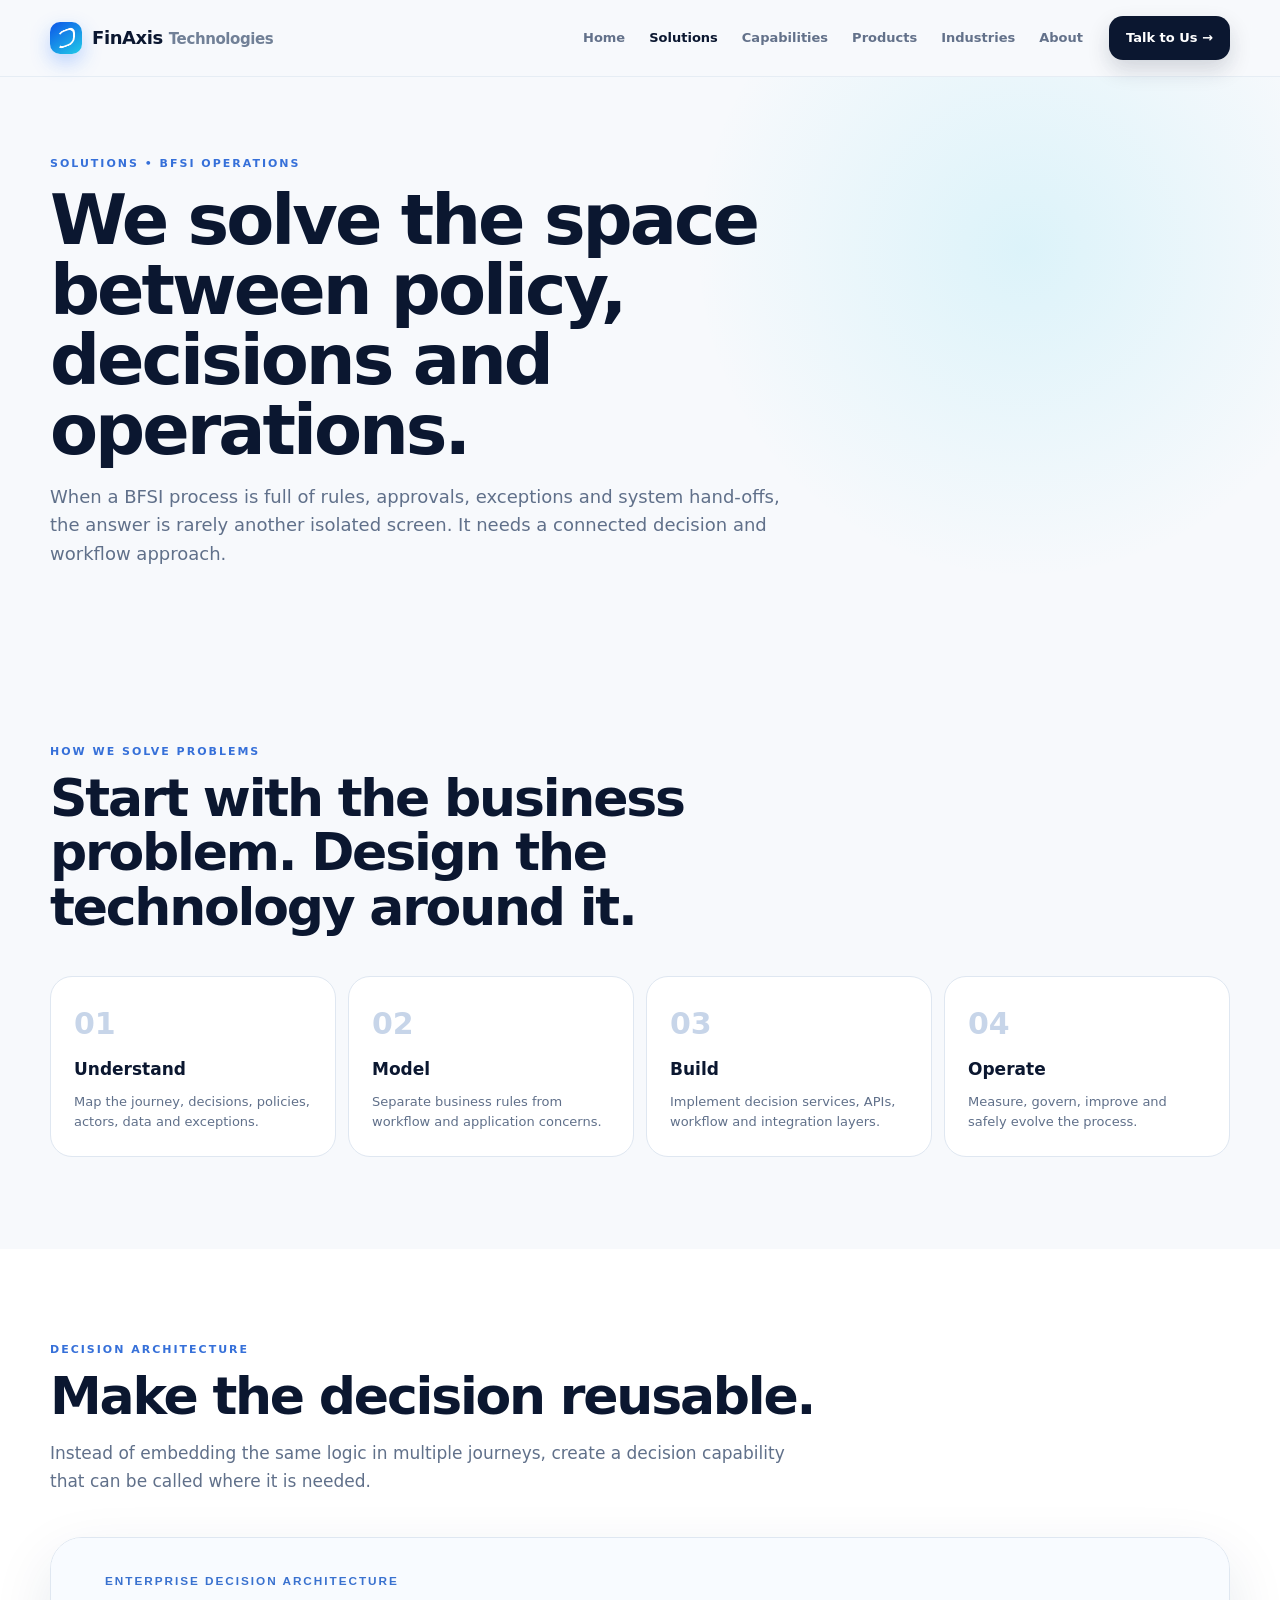
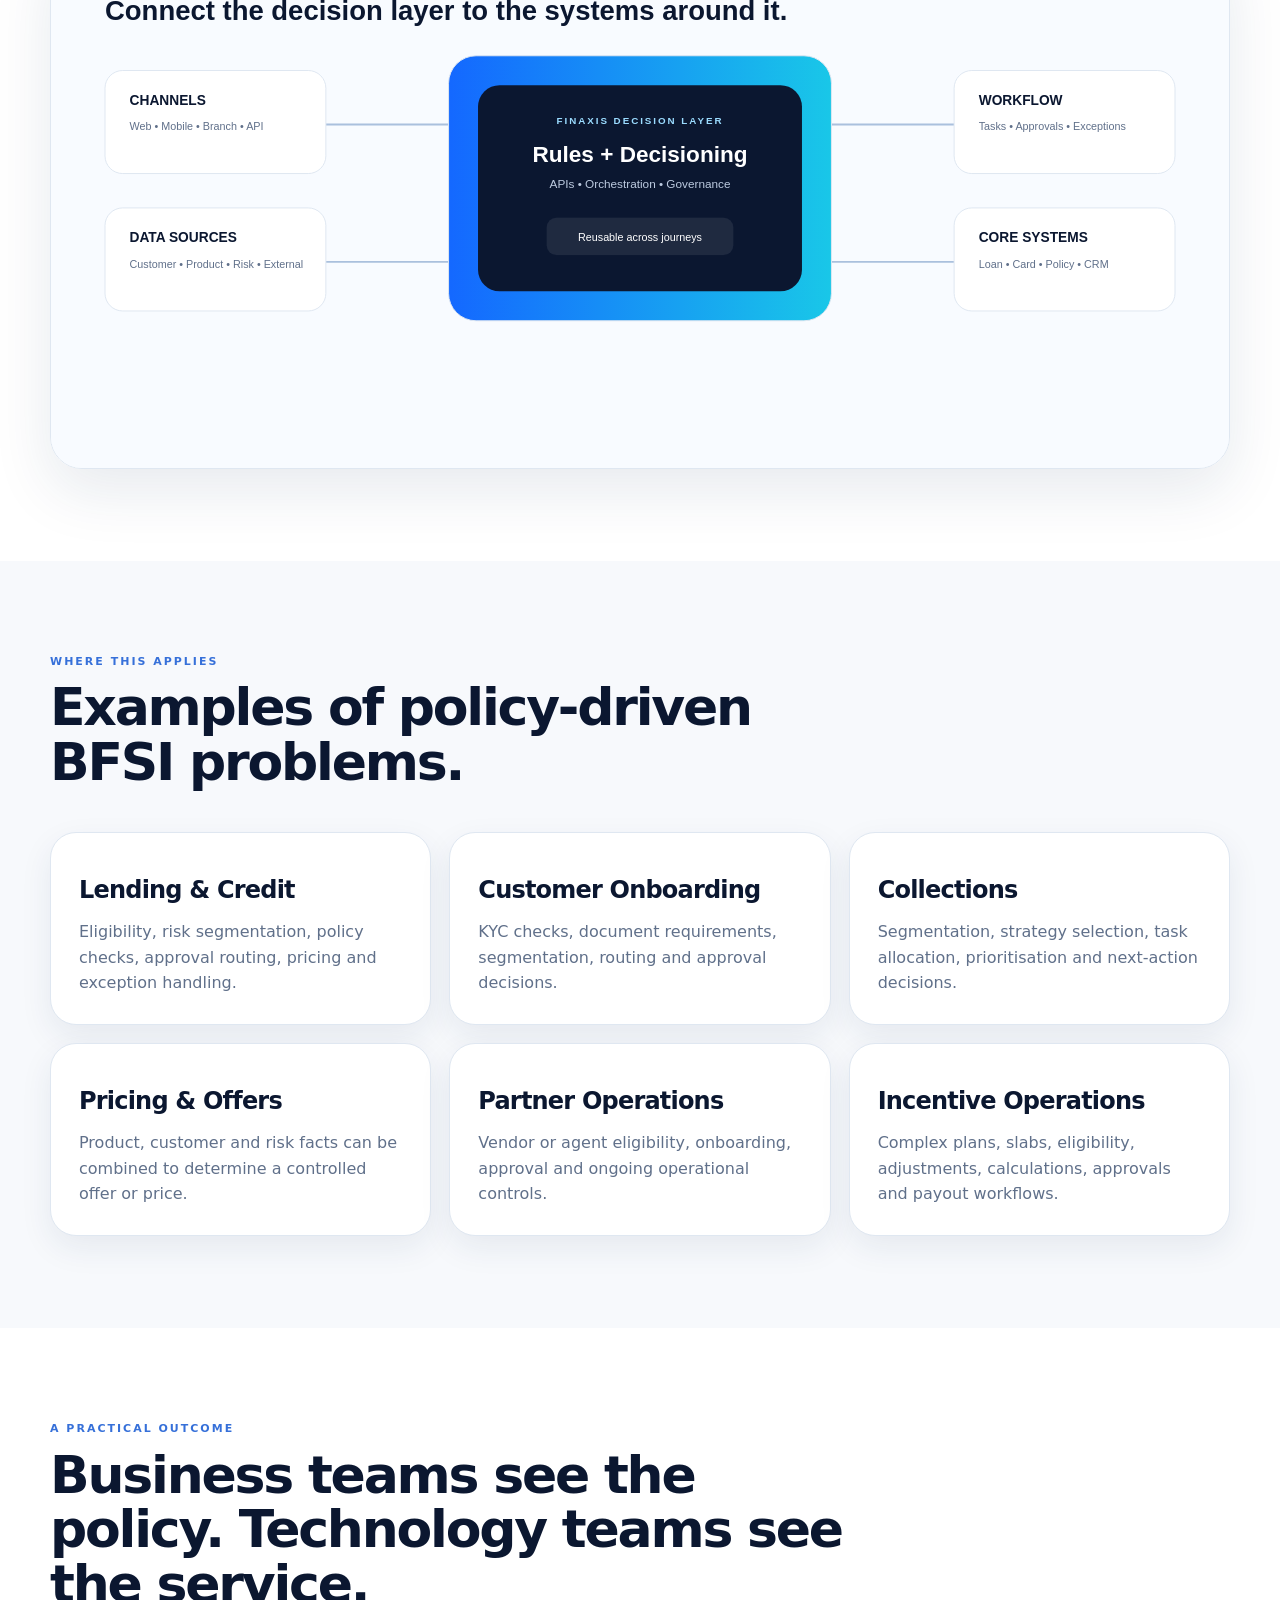
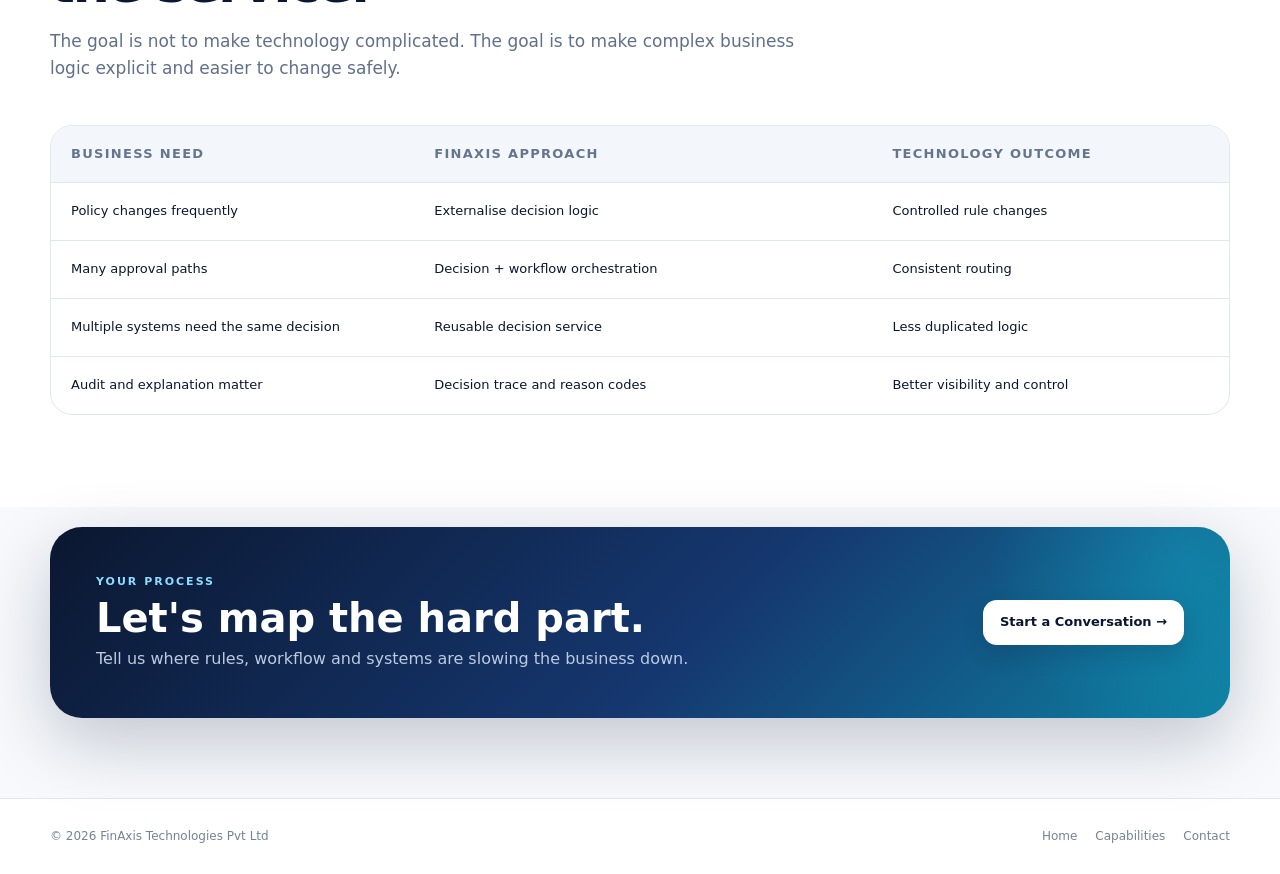
<file: solutions.html>
<!doctype html><html lang="en"><head><meta charset="utf-8"><meta name="viewport" content="width=device-width,initial-scale=1"><title>Solutions | FinAxis Technologies</title><link rel="stylesheet" href="assets/css/style.css"></head><body>
<nav class="nav"><div class="wrap navin"><a class="logo" href="index.html"><span class="mark"></span><span>FinAxis <small>Technologies</small></span></a><div class="navlinks"><a href="index.html">Home</a><a class="active" href="solutions.html">Solutions</a><a href="capabilities.html">Capabilities</a><a href="products.html">Products</a><a href="industries.html">Industries</a><a href="about.html">About</a></div><a class="navbtn" href="contact.html">Talk to Us →</a><span class="mobile">☰</span></div></nav>
<header class="pagehero"><div class="wrap"><div class="eyebrow">SOLUTIONS • BFSI OPERATIONS</div><h1>We solve the space between policy, decisions and operations.</h1><p>When a BFSI process is full of rules, approvals, exceptions and system hand-offs, the answer is rarely another isolated screen. It needs a connected decision and workflow approach.</p></div></header>
<section class="section"><div class="wrap"><div class="sectionhead"><div class="kicker">How we solve problems</div><h2>Start with the business problem. Design the technology around it.</h2></div><div class="process"><div class="step"><div class="n">01</div><h3>Understand</h3><p>Map the journey, decisions, policies, actors, data and exceptions.</p></div><div class="step"><div class="n">02</div><h3>Model</h3><p>Separate business rules from workflow and application concerns.</p></div><div class="step"><div class="n">03</div><h3>Build</h3><p>Implement decision services, APIs, workflow and integration layers.</p></div><div class="step"><div class="n">04</div><h3>Operate</h3><p>Measure, govern, improve and safely evolve the process.</p></div></div></div></section>
<section class="section alt"><div class="wrap"><div class="sectionhead"><div class="kicker">Decision architecture</div><h2>Make the decision reusable.</h2><p class="lead">Instead of embedding the same logic in multiple journeys, create a decision capability that can be called where it is needed.</p></div><div class="visual"><img src="assets/images/enterprise-architecture.svg" alt="FinAxis decision architecture"></div></div></section>
<section class="section"><div class="wrap"><div class="sectionhead"><div class="kicker">Where this applies</div><h2>Examples of policy-driven BFSI problems.</h2></div><div class="grid3"><div class="card"><h3>Lending &amp; Credit</h3><p>Eligibility, risk segmentation, policy checks, approval routing, pricing and exception handling.</p></div><div class="card"><h3>Customer Onboarding</h3><p>KYC checks, document requirements, segmentation, routing and approval decisions.</p></div><div class="card"><h3>Collections</h3><p>Segmentation, strategy selection, task allocation, prioritisation and next-action decisions.</p></div><div class="card"><h3>Pricing &amp; Offers</h3><p>Product, customer and risk facts can be combined to determine a controlled offer or price.</p></div><div class="card"><h3>Partner Operations</h3><p>Vendor or agent eligibility, onboarding, approval and ongoing operational controls.</p></div><div class="card"><h3>Incentive Operations</h3><p>Complex plans, slabs, eligibility, adjustments, calculations, approvals and payout workflows.</p></div></div></div></section>
<section class="section alt"><div class="wrap"><div class="sectionhead"><div class="kicker">A practical outcome</div><h2>Business teams see the policy. Technology teams see the service.</h2><p class="lead">The goal is not to make technology complicated. The goal is to make complex business logic explicit and easier to change safely.</p></div><div class="tablelike"><div class="row head"><div>Business need</div><div>FinAxis approach</div><div>Technology outcome</div></div><div class="row"><div>Policy changes frequently</div><div>Externalise decision logic</div><div>Controlled rule changes</div></div><div class="row"><div>Many approval paths</div><div>Decision + workflow orchestration</div><div>Consistent routing</div></div><div class="row"><div>Multiple systems need the same decision</div><div>Reusable decision service</div><div>Less duplicated logic</div></div><div class="row"><div>Audit and explanation matter</div><div>Decision trace and reason codes</div><div>Better visibility and control</div></div></div></div></section>
<div class="wrap"><div class="cta"><div><div class="kicker" style="color:#8edcff">YOUR PROCESS</div><h2>Let's map the hard part.</h2><p>Tell us where rules, workflow and systems are slowing the business down.</p></div><a class="primary" href="contact.html">Start a Conversation →</a></div></div><footer><div class="wrap footerin"><div>© <span data-year>2026</span> FinAxis Technologies Pvt Ltd</div><div class="footerlinks"><a href="index.html">Home</a><a href="capabilities.html">Capabilities</a><a href="contact.html">Contact</a></div></div></footer><script src="assets/js/main.js"></script></body></html>
</file>
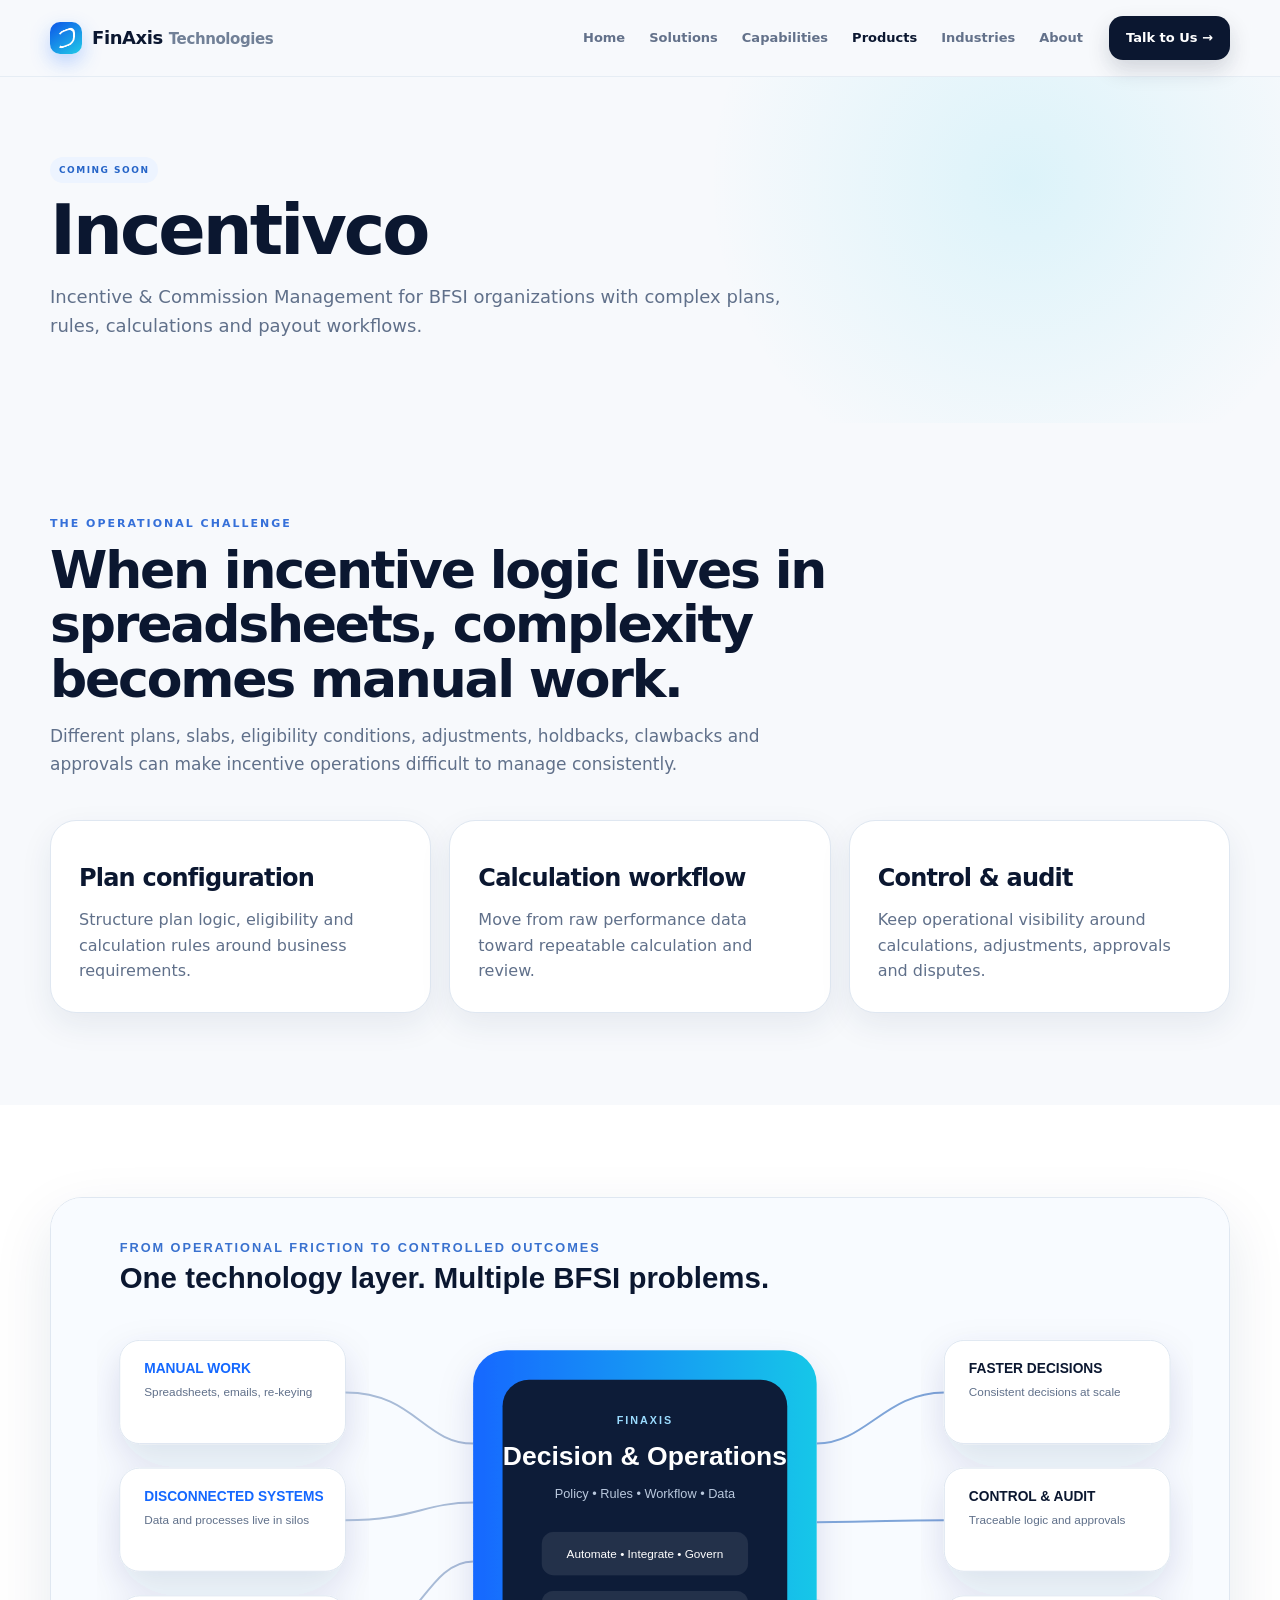
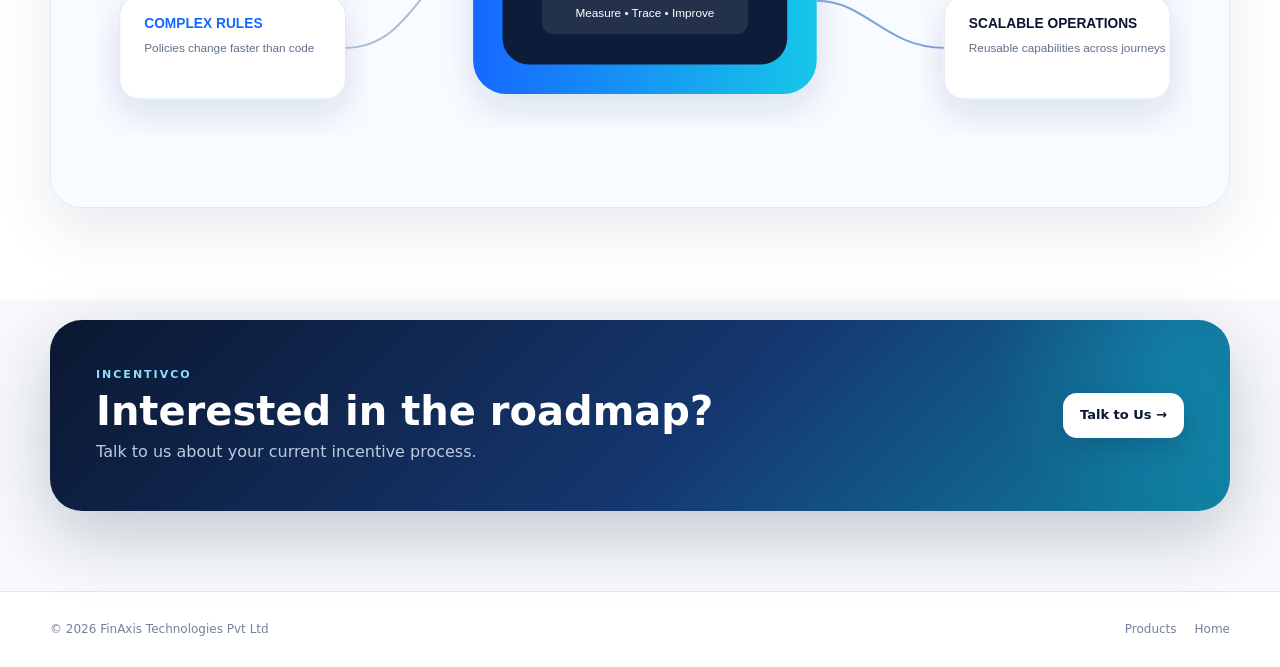
<file: products/incentivco.html>
<!doctype html><html lang="en"><head><meta charset="utf-8"><meta name="viewport" content="width=device-width,initial-scale=1"><title>Incentivco | FinAxis Technologies</title><link rel="stylesheet" href="../assets/css/style.css"></head><body>
<nav class="nav"><div class="wrap navin"><a class="logo" href="../index.html"><span class="mark"></span><span>FinAxis <small>Technologies</small></span></a><div class="navlinks"><a href="../index.html">Home</a><a href="../solutions.html">Solutions</a><a href="../capabilities.html">Capabilities</a><a class="active" href="../products.html">Products</a><a href="../industries.html">Industries</a><a href="../about.html">About</a></div><a class="navbtn" href="../contact.html">Talk to Us →</a><span class="mobile">☰</span></div></nav>
<header class="pagehero"><div class="wrap"><span class="product-badge">COMING SOON</span><h1>Incentivco</h1><p>Incentive &amp; Commission Management for BFSI organizations with complex plans, rules, calculations and payout workflows.</p></div></header>
<section class="section"><div class="wrap"><div class="sectionhead"><div class="kicker">The operational challenge</div><h2>When incentive logic lives in spreadsheets, complexity becomes manual work.</h2><p class="lead">Different plans, slabs, eligibility conditions, adjustments, holdbacks, clawbacks and approvals can make incentive operations difficult to manage consistently.</p></div><div class="grid3"><div class="card"><h3>Plan configuration</h3><p>Structure plan logic, eligibility and calculation rules around business requirements.</p></div><div class="card"><h3>Calculation workflow</h3><p>Move from raw performance data toward repeatable calculation and review.</p></div><div class="card"><h3>Control &amp; audit</h3><p>Keep operational visibility around calculations, adjustments, approvals and disputes.</p></div></div></div></section>
<section class="section alt"><div class="wrap"><div class="visual"><img src="../assets/images/problem-solution.svg" alt="FinAxis operational automation approach"></div></div></section><div class="wrap"><div class="cta"><div><div class="kicker" style="color:#8edcff">INCENTIVCO</div><h2>Interested in the roadmap?</h2><p>Talk to us about your current incentive process.</p></div><a class="primary" href="../contact.html">Talk to Us →</a></div></div><footer><div class="wrap footerin"><div>© <span data-year>2026</span> FinAxis Technologies Pvt Ltd</div><div class="footerlinks"><a href="../products.html">Products</a><a href="../index.html">Home</a></div></div></footer><script src="../assets/js/main.js"></script></body></html>
</file>
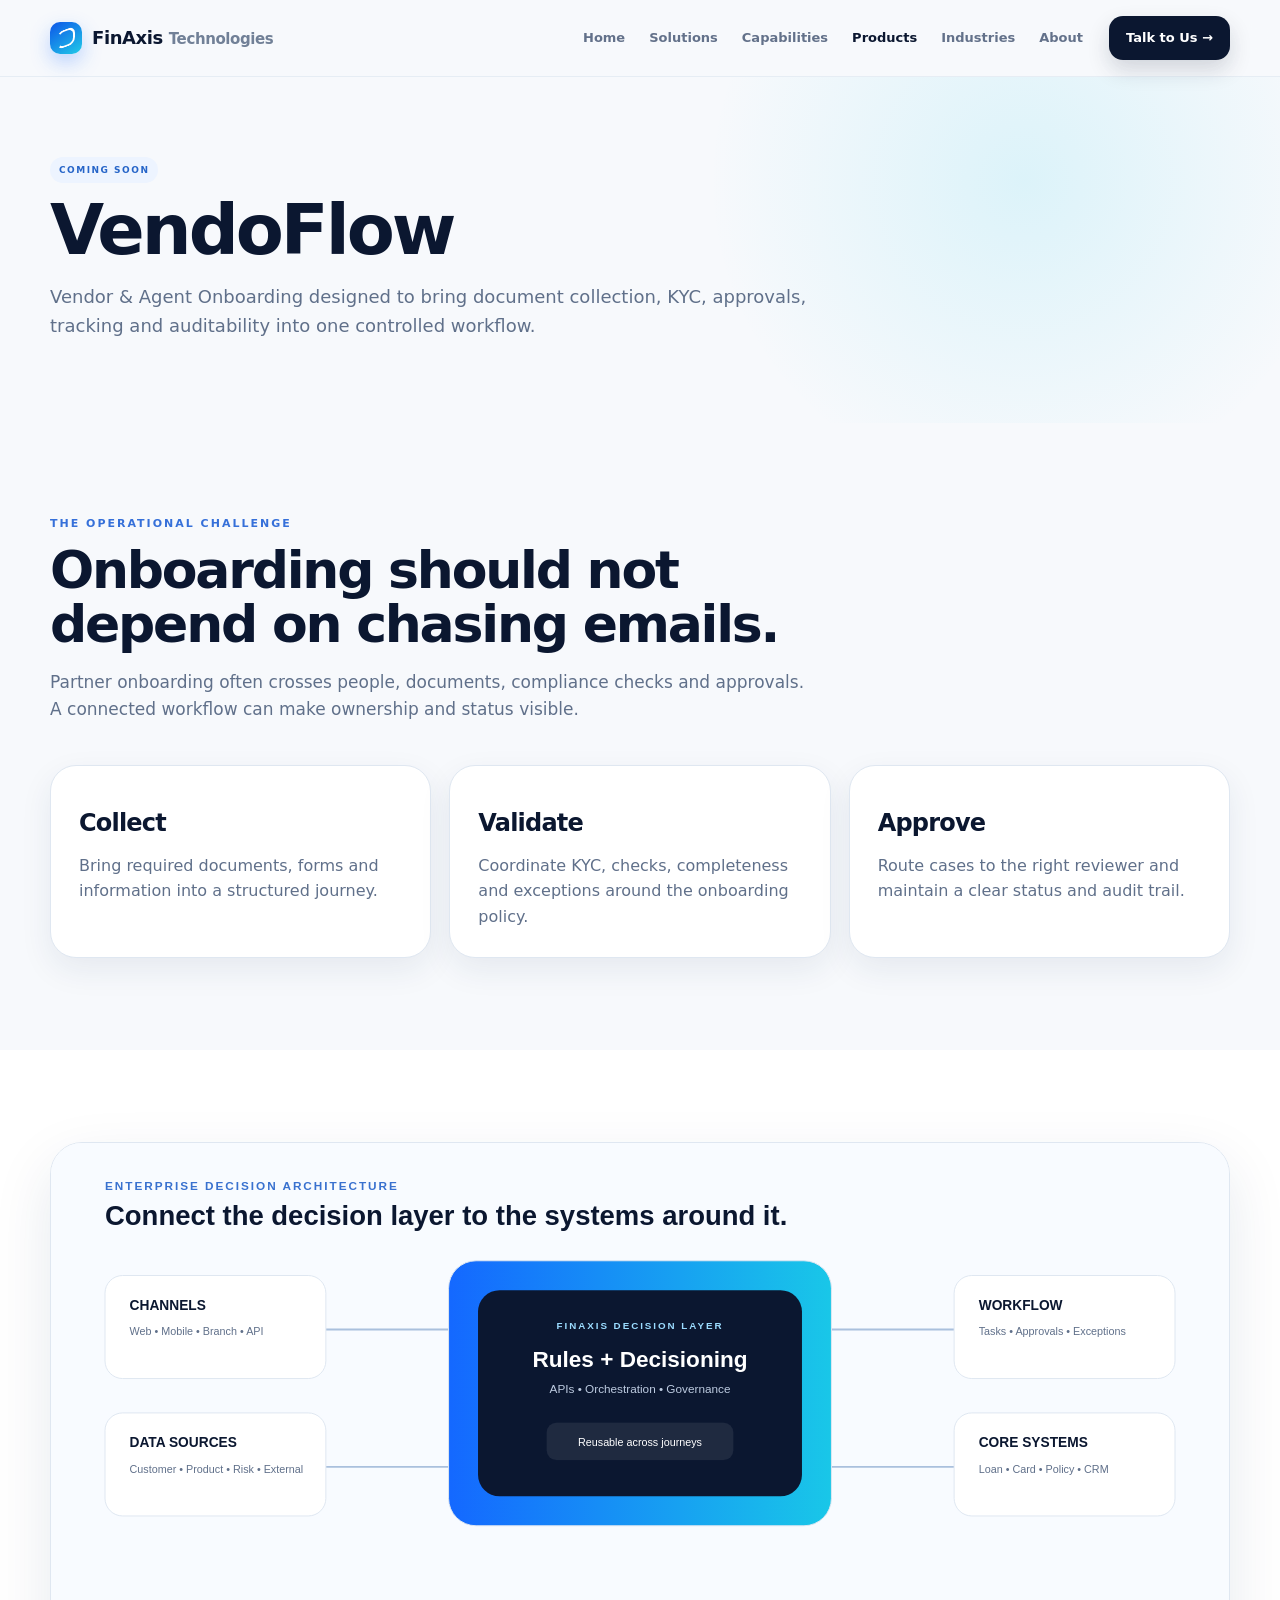
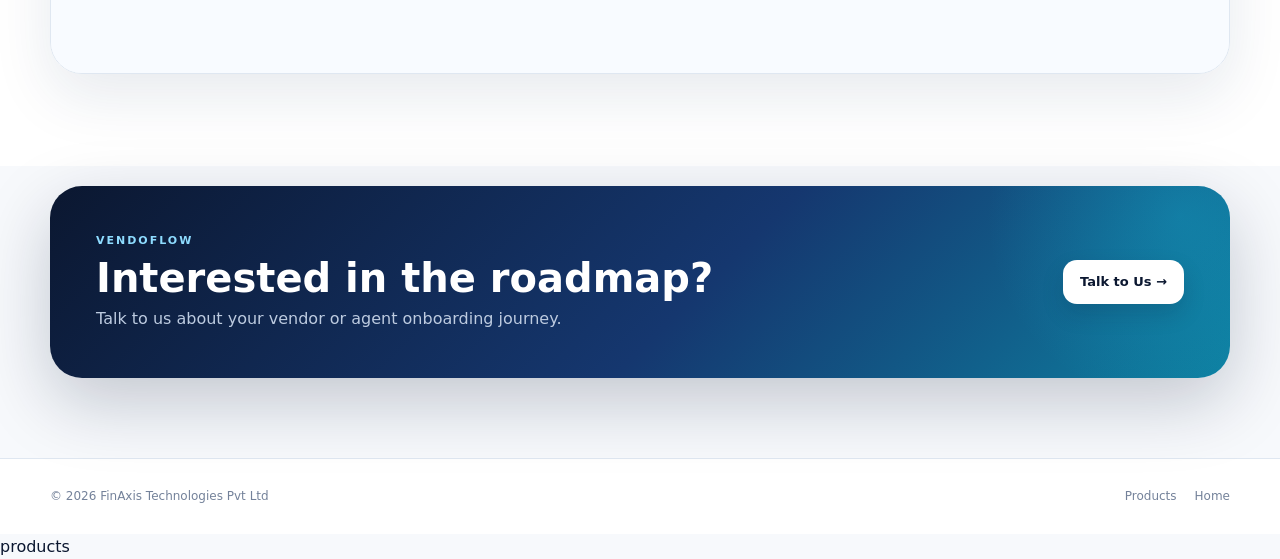
<file: products/vendoflow.html>
<!doctype html><html lang="en"><head><meta charset="utf-8"><meta name="viewport" content="width=device-width,initial-scale=1"><title>VendoFlow | FinAxis Technologies</title><link rel="stylesheet" href="../assets/css/style.css"></head><body>
<nav class="nav"><div class="wrap navin"><a class="logo" href="../index.html"><span class="mark"></span><span>FinAxis <small>Technologies</small></span></a><div class="navlinks"><a href="../index.html">Home</a><a href="../solutions.html">Solutions</a><a href="../capabilities.html">Capabilities</a><a class="active" href="../products.html">Products</a><a href="../industries.html">Industries</a><a href="../about.html">About</a></div><a class="navbtn" href="../contact.html">Talk to Us →</a><span class="mobile">☰</span></div></nav>
<header class="pagehero"><div class="wrap"><span class="product-badge">COMING SOON</span><h1>VendoFlow</h1><p>Vendor &amp; Agent Onboarding designed to bring document collection, KYC, approvals, tracking and auditability into one controlled workflow.</p></div></header>
<section class="section"><div class="wrap"><div class="sectionhead"><div class="kicker">The operational challenge</div><h2>Onboarding should not depend on chasing emails.</h2><p class="lead">Partner onboarding often crosses people, documents, compliance checks and approvals. A connected workflow can make ownership and status visible.</p></div><div class="grid3"><div class="card"><h3>Collect</h3><p>Bring required documents, forms and information into a structured journey.</p></div><div class="card"><h3>Validate</h3><p>Coordinate KYC, checks, completeness and exceptions around the onboarding policy.</p></div><div class="card"><h3>Approve</h3><p>Route cases to the right reviewer and maintain a clear status and audit trail.</p></div></div></div></section>
<section class="section alt"><div class="wrap"><div class="visual"><img src="../assets/images/enterprise-architecture.svg" alt="FinAxis connected workflow architecture"></div></div></section><div class="wrap"><div class="cta"><div><div class="kicker" style="color:#8edcff">VENDOFLOW</div><h2>Interested in the roadmap?</h2><p>Talk to us about your vendor or agent onboarding journey.</p></div><a class="primary" href="../contact.html">Talk to Us →</a></div></div><footer><div class="wrap footerin"><div>© <span data-year>2026</span> FinAxis Technologies Pvt Ltd</div><div class="footerlinks"><a href="../products.html">Products</a><a href="../index.html">Home</a></div></div></footer><script src="../assets/js/main.js"></script></body></html>
products
</file>
<file: assets/css/style.css>
:root{--ink:#0b1730;--muted:#60708a;--line:#dfe7f1;--bg:#f7f9fc;--card:#fff;--blue:#1468ff;--cyan:#19c7e8;--violet:#6c5ce7;--shadow:0 22px 60px rgba(22,48,89,.10);--shadow2:0 12px 32px rgba(22,48,89,.08);--radius:26px}*{box-sizing:border-box}html{scroll-behavior:smooth}body{margin:0;font-family:Inter,ui-sans-serif,system-ui,-apple-system,BlinkMacSystemFont,"Segoe UI",sans-serif;color:var(--ink);background:var(--bg);line-height:1.6}a{color:inherit;text-decoration:none}.wrap{width:min(1180px,calc(100% - 40px));margin:auto}.nav{position:sticky;top:0;z-index:50;background:rgba(247,249,252,.82);backdrop-filter:blur(18px);border-bottom:1px solid rgba(223,231,241,.7)}.navin{height:76px;display:flex;align-items:center;gap:26px}.logo{display:flex;align-items:center;gap:10px;font-weight:800;font-size:18px;letter-spacing:-.4px;margin-right:auto}.logo small{font-weight:600;color:#718097}.mark{width:32px;height:32px;border-radius:10px;background:linear-gradient(145deg,#0d55e8,#21cbe8);box-shadow:0 8px 20px rgba(20,104,255,.28);position:relative}.mark:after{content:"";position:absolute;inset:7px;border:2px solid white;border-left-color:transparent;border-radius:7px;transform:skewY(-20deg)}.navlinks{display:flex;gap:24px;font-size:13px;font-weight:700;color:#63718a}.navlinks a:hover,.navlinks .active{color:var(--ink)}.navbtn,.primary{background:var(--ink);color:#fff;border-radius:14px;padding:12px 17px;font-weight:800;font-size:13px;box-shadow:0 10px 22px rgba(11,23,48,.16);transition:.2s}.navbtn:hover,.primary:hover{transform:translateY(-2px);box-shadow:0 14px 28px rgba(11,23,48,.22)}.mobile{display:none}.hero{padding:100px 0 72px;position:relative;overflow:hidden;background:radial-gradient(circle at 82% 20%,rgba(25,199,232,.13),transparent 28%),radial-gradient(circle at 55% 35%,rgba(108,92,231,.10),transparent 35%)}.hero:before{content:"";position:absolute;width:620px;height:620px;border-radius:50%;right:-240px;top:-250px;background:radial-gradient(circle,rgba(20,104,255,.08),transparent 68%)}.eyebrow,.kicker{font-size:11px;letter-spacing:2px;text-transform:uppercase;font-weight:900;color:#3670d9}.hero h1{font-size:clamp(48px,7vw,82px);line-height:.98;letter-spacing:-4px;max-width:900px;margin:20px 0}.hero h1 span{background:linear-gradient(90deg,#1159ef,#17bcd9,#6c5ce7);-webkit-background-clip:text;background-clip:text;color:transparent}.hero p{font-size:19px;color:var(--muted);max-width:760px;margin:0}.actions{display:flex;gap:12px;margin:30px 0 34px;flex-wrap:wrap}.secondary{border:1px solid var(--line);background:#fff;padding:12px 17px;border-radius:14px;font-weight:800;font-size:13px}.heroTags{display:flex;flex-wrap:wrap;gap:9px}.heroTags span,.tag{background:#fff;border:1px solid var(--line);border-radius:999px;padding:8px 12px;font-size:11px;font-weight:800;color:#4e5e76;box-shadow:0 5px 15px rgba(22,48,89,.04)}.section{padding:92px 0}.section.alt{background:#fff}.sectionhead{max-width:800px;margin-bottom:42px}.sectionhead h2{font-size:clamp(34px,5vw,52px);line-height:1.05;letter-spacing:-2.2px;margin:10px 0 14px}.lead{color:var(--muted);font-size:17px;max-width:760px}.visual{border:1px solid var(--line);background:linear-gradient(145deg,#fff,#f3f7fc);border-radius:32px;box-shadow:var(--shadow);overflow:hidden}.visual img{display:block;width:100%;height:auto}.grid3{display:grid;grid-template-columns:repeat(3,1fr);gap:18px}.grid2{display:grid;grid-template-columns:repeat(2,1fr);gap:18px}.card{background:var(--card);border:1px solid var(--line);border-radius:var(--radius);padding:28px;box-shadow:var(--shadow2);transition:.25s}.card:hover{transform:translateY(-5px);box-shadow:var(--shadow)}.card h3{font-size:24px;letter-spacing:-.8px;margin:10px 0}.card p{color:var(--muted);margin:0}.num{font-size:10px;font-weight:900;letter-spacing:1.8px;color:#6080b0}.problem-card{min-height:190px}.problem-icon{width:46px;height:46px;border-radius:14px;background:#eef5ff;display:grid;place-items:center;color:#1468ff;font-weight:900;margin-bottom:20px}.bre-grid{display:grid;grid-template-columns:1.6fr .8fr;gap:22px;align-items:stretch}.stack{display:grid;gap:12px}.mini{background:#fff;border:1px solid var(--line);border-radius:18px;padding:20px;box-shadow:0 10px 24px rgba(22,48,89,.06)}.mini b{display:block;font-size:14px;margin-bottom:5px}.mini span{font-size:13px;color:var(--muted)}.split{display:grid;grid-template-columns:1fr 1fr;gap:26px;align-items:center}.feature-list{display:grid;gap:13px;margin-top:24px}.feature{display:flex;gap:12px;align-items:flex-start}.check{width:24px;height:24px;border-radius:8px;background:#e9f9f7;color:#159d88;display:grid;place-items:center;font-weight:900;flex:none}.feature b{display:block;font-size:14px}.feature span{font-size:13px;color:var(--muted)}.why{display:grid;grid-template-columns:1fr 1fr;gap:18px}.why .card{min-height:180px}.quote{border-left:3px solid var(--blue);padding:2px 0 2px 18px;color:#44536b;font-size:18px}.product-badge{display:inline-block;background:#edf4ff;color:#2564c8;border-radius:999px;padding:6px 9px;font-size:9px;letter-spacing:1.5px;font-weight:900}.industry{min-height:220px}.industry h3{margin-top:25px}.cta{margin:20px 0 80px;background:linear-gradient(135deg,#0b1730,#15376f 55%,#0e80a1);color:#fff;border-radius:32px;padding:46px;display:flex;align-items:center;justify-content:space-between;gap:30px;box-shadow:0 24px 70px rgba(11,23,48,.22);position:relative;overflow:hidden}.cta:after{content:"";position:absolute;width:420px;height:420px;border-radius:50%;right:-160px;top:-180px;background:radial-gradient(circle,rgba(25,199,232,.24),transparent 65%)}.cta h2{font-size:40px;line-height:1;margin:8px 0}.cta p{color:#bdcbe0;margin:0}.cta .primary{background:#fff;color:var(--ink);position:relative;z-index:1}.pagehero{padding:78px 0 64px;background:radial-gradient(circle at 80% 30%,rgba(25,199,232,.12),transparent 30%)}.pagehero h1{font-size:clamp(42px,6vw,70px);line-height:1;letter-spacing:-3px;max-width:850px;margin:12px 0}.pagehero p{font-size:18px;color:var(--muted);max-width:760px}.process{display:grid;grid-template-columns:repeat(4,1fr);gap:12px}.step{background:#fff;border:1px solid var(--line);border-radius:22px;padding:23px}.step .n{font-size:30px;font-weight:900;color:#c7d5e9}.step h3{font-size:17px;margin:8px 0}.step p{font-size:13px;color:var(--muted);margin:0}.tablelike{display:grid;border:1px solid var(--line);border-radius:22px;overflow:hidden;background:#fff}.row{display:grid;grid-template-columns:1.1fr 1.4fr 1fr;padding:18px 20px;border-bottom:1px solid var(--line);gap:15px}.row:last-child{border-bottom:0}.row.head{background:#f3f7fc;font-size:11px;text-transform:uppercase;letter-spacing:1.3px;font-weight:900;color:#65758e}.row div{font-size:13px}.muted{color:var(--muted)}footer{border-top:1px solid var(--line);padding:28px 0;color:#74829a;font-size:12px;background:#fff}.footerin{display:flex;justify-content:space-between;gap:20px}.footerlinks{display:flex;gap:18px}.footerlinks a:hover{color:var(--ink)}.tiny-source{font-size:11px;color:#7a899e;margin-top:12px}.pillrow{display:flex;gap:8px;flex-wrap:wrap;margin:20px 0}.pill{padding:7px 10px;background:#eef5ff;border:1px solid #dce9fb;border-radius:999px;font-size:11px;font-weight:800;color:#3264a7}.architecture{display:grid;grid-template-columns:1fr 1.2fr 1fr;gap:14px;align-items:stretch}.arch-col{display:grid;gap:12px}.arch-core{border:1px solid #b9d3ff;border-radius:28px;background:linear-gradient(145deg,#f4f8ff,#e9f4ff);padding:25px;display:flex;flex-direction:column;justify-content:center;align-items:center;text-align:center;box-shadow:0 20px 50px rgba(20,104,255,.12)}.core{width:110px;height:110px;border-radius:32px;background:linear-gradient(145deg,#0e62f2,#18c7e8);color:#fff;display:grid;place-items:center;font-weight:900;font-size:18px;box-shadow:0 18px 38px rgba(20,104,255,.28);margin:12px}.flowcard{background:#fff;border:1px solid var(--line);border-radius:18px;padding:18px;box-shadow:0 8px 22px rgba(22,48,89,.06)}.flowcard b{font-size:13px}.flowcard span{display:block;color:var(--muted);font-size:12px;margin-top:3px}.arrow{font-size:20px;color:#86a0c4;text-align:center}.case{background:#0d1830;color:#fff;border-radius:30px;padding:32px;box-shadow:var(--shadow);position:relative;overflow:hidden}.case:before{content:"";position:absolute;width:300px;height:300px;right:-130px;top:-130px;border-radius:50%;background:radial-gradient(circle,rgba(25,199,232,.25),transparent 65%)}.case h3{font-size:28px;margin:0 0 8px}.case p{color:#c2cfe2}.decision{display:grid;grid-template-columns:1fr 1.1fr 1fr;gap:12px;align-items:center;margin-top:24px}.decision .node{background:rgba(255,255,255,.07);border:1px solid rgba(255,255,255,.13);padding:18px;border-radius:18px}.decision .node b{display:block;font-size:13px}.decision .node span{display:block;font-size:11px;color:#b9c7da;margin-top:4px}.decision .result{background:linear-gradient(135deg,#1a7bff,#13c9a6);border-radius:22px;padding:25px;text-align:center;box-shadow:0 18px 40px rgba(0,0,0,.22)}.result strong{font-size:28px;display:block}.result small{opacity:.8}.contactbox{display:grid;grid-template-columns:1.1fr .9fr;gap:20px}.formcard{background:#fff;border:1px solid var(--line);border-radius:26px;padding:30px;box-shadow:var(--shadow2)}label{display:block;font-size:11px;font-weight:900;text-transform:uppercase;letter-spacing:1px;color:#66758c;margin:16px 0 7px}input,textarea,select{width:100%;padding:13px 14px;border:1px solid var(--line);border-radius:13px;font:inherit;outline:none;background:#fbfcfe}textarea{min-height:130px;resize:vertical}button{border:0;cursor:pointer;font:inherit}.note{background:#f1f7ff;border:1px solid #dbeaff;border-radius:18px;padding:18px;font-size:13px;color:#536782}.sourcebox{border-top:1px solid var(--line);margin-top:50px;padding-top:20px;color:#718097;font-size:12px}.sourcebox a{text-decoration:underline}.mobile-menu{display:none}
@media(max-width:900px){.navlinks{display:none}.mobile{display:block;font-size:22px}.grid3,.grid2,.split,.why,.bre-grid,.architecture,.contactbox{grid-template-columns:1fr}.process{grid-template-columns:1fr 1fr}.decision{grid-template-columns:1fr}.cta{align-items:flex-start;flex-direction:column}.hero{padding-top:72px}.hero h1{letter-spacing:-3px}.row{grid-template-columns:1fr}.row.head{display:none}.footerin{flex-direction:column}.navbtn{display:none}}
@media(max-width:560px){.wrap{width:min(100% - 28px,1180px)}.process{grid-template-columns:1fr}.hero h1{font-size:47px}.section{padding:68px 0}.cta{padding:30px}.cta h2{font-size:32px}.card{padding:22px}}
</file>
